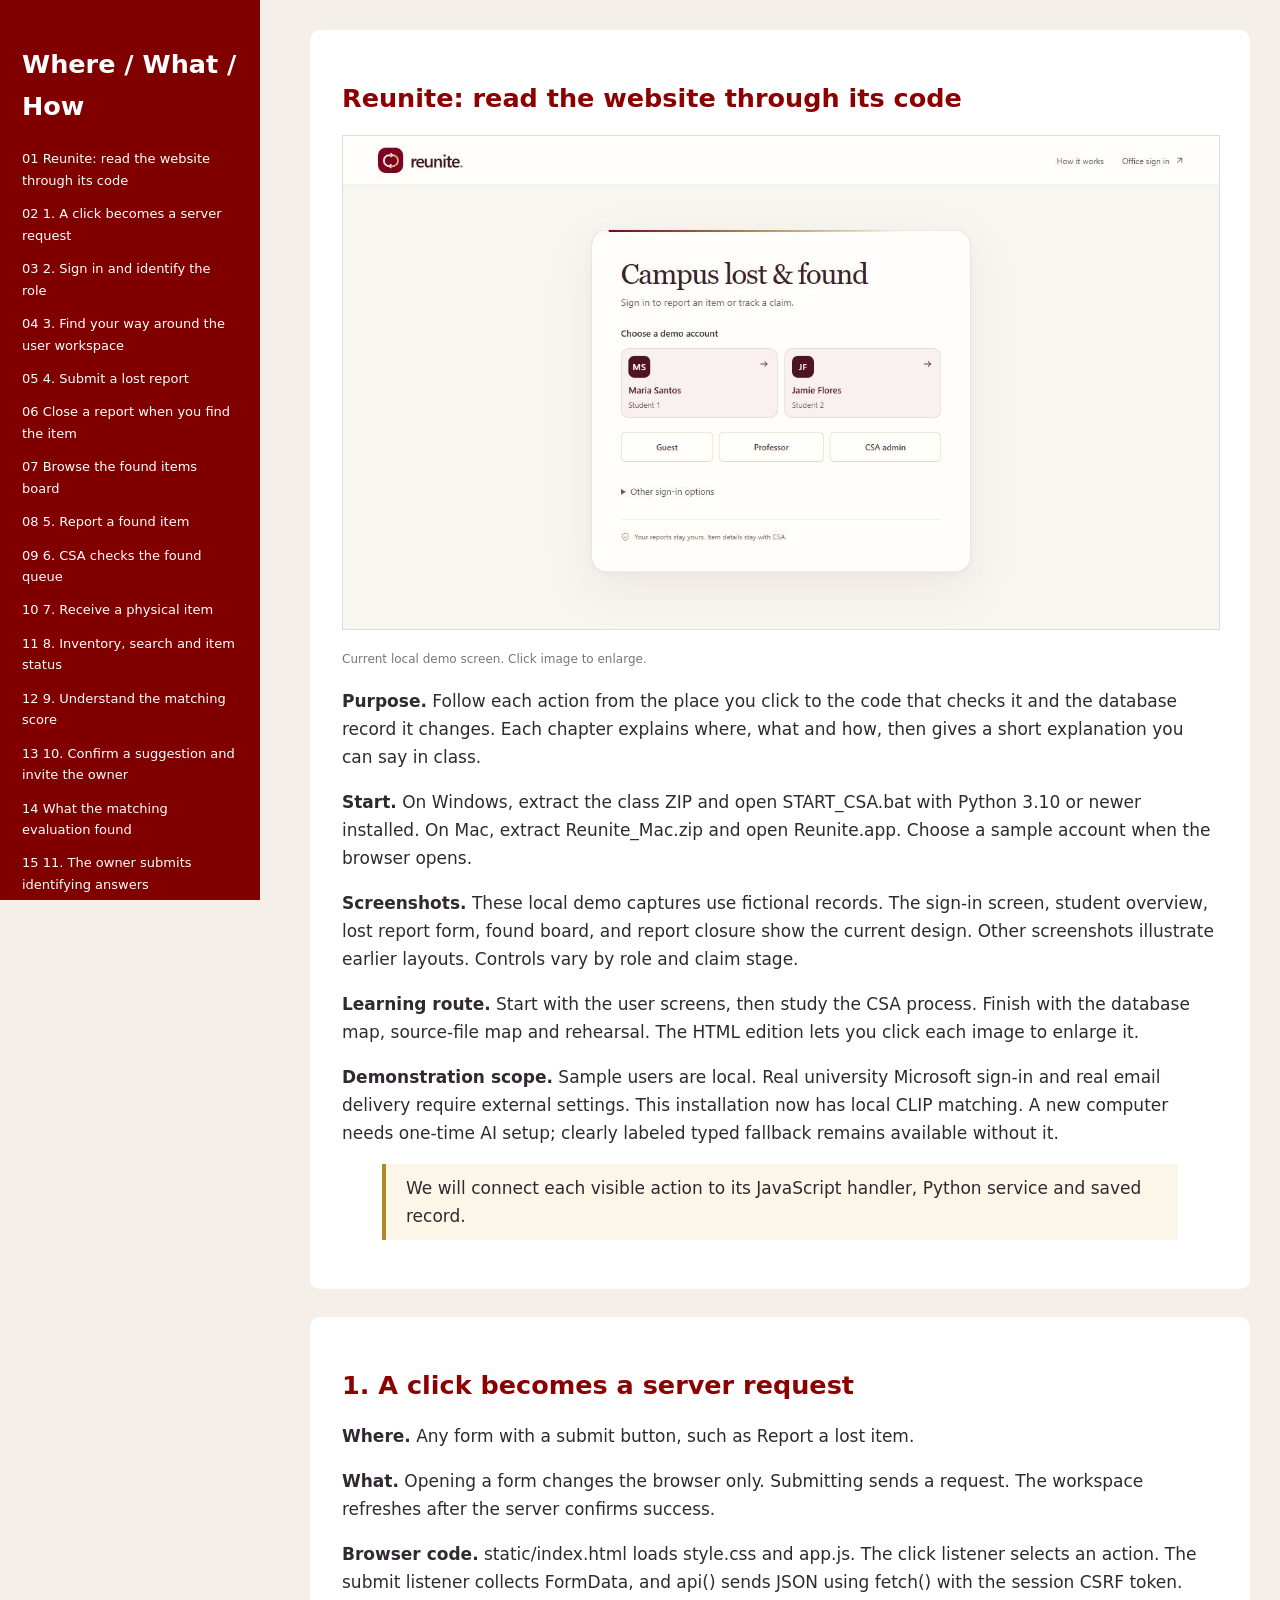
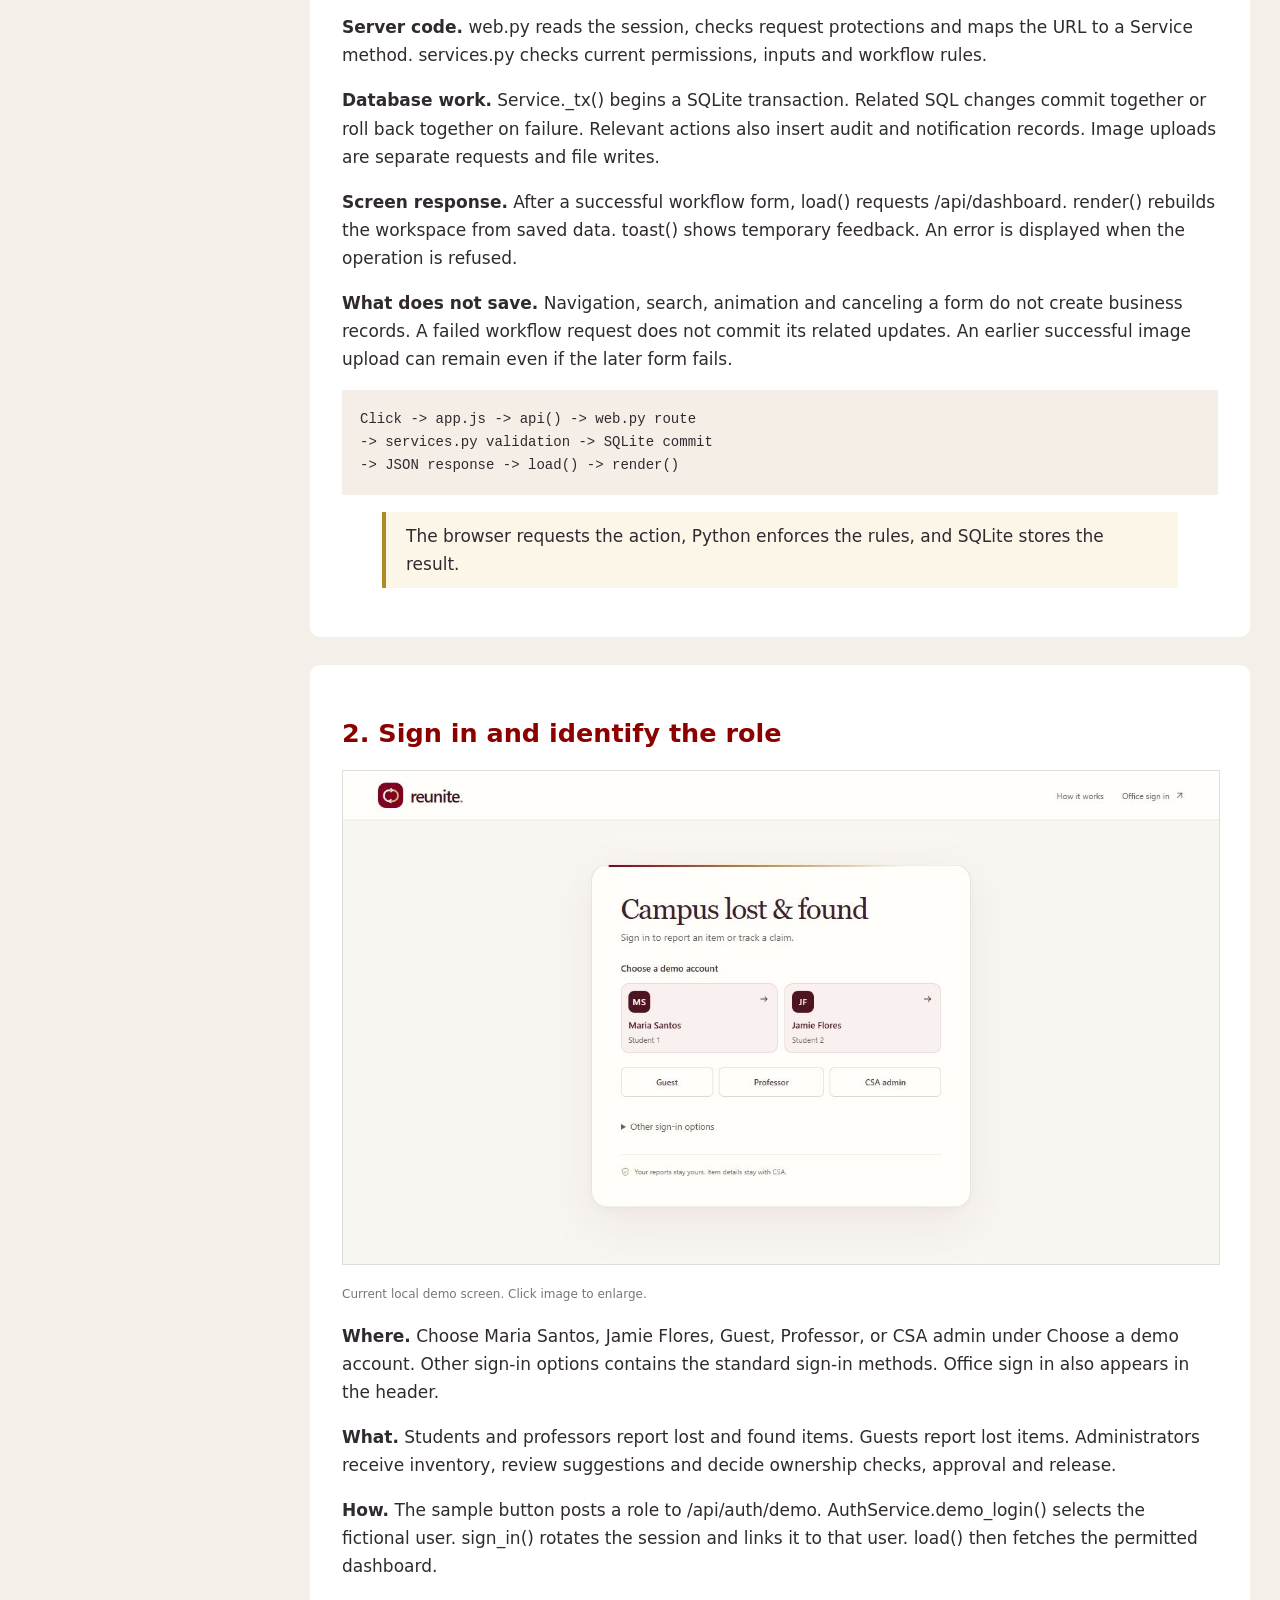
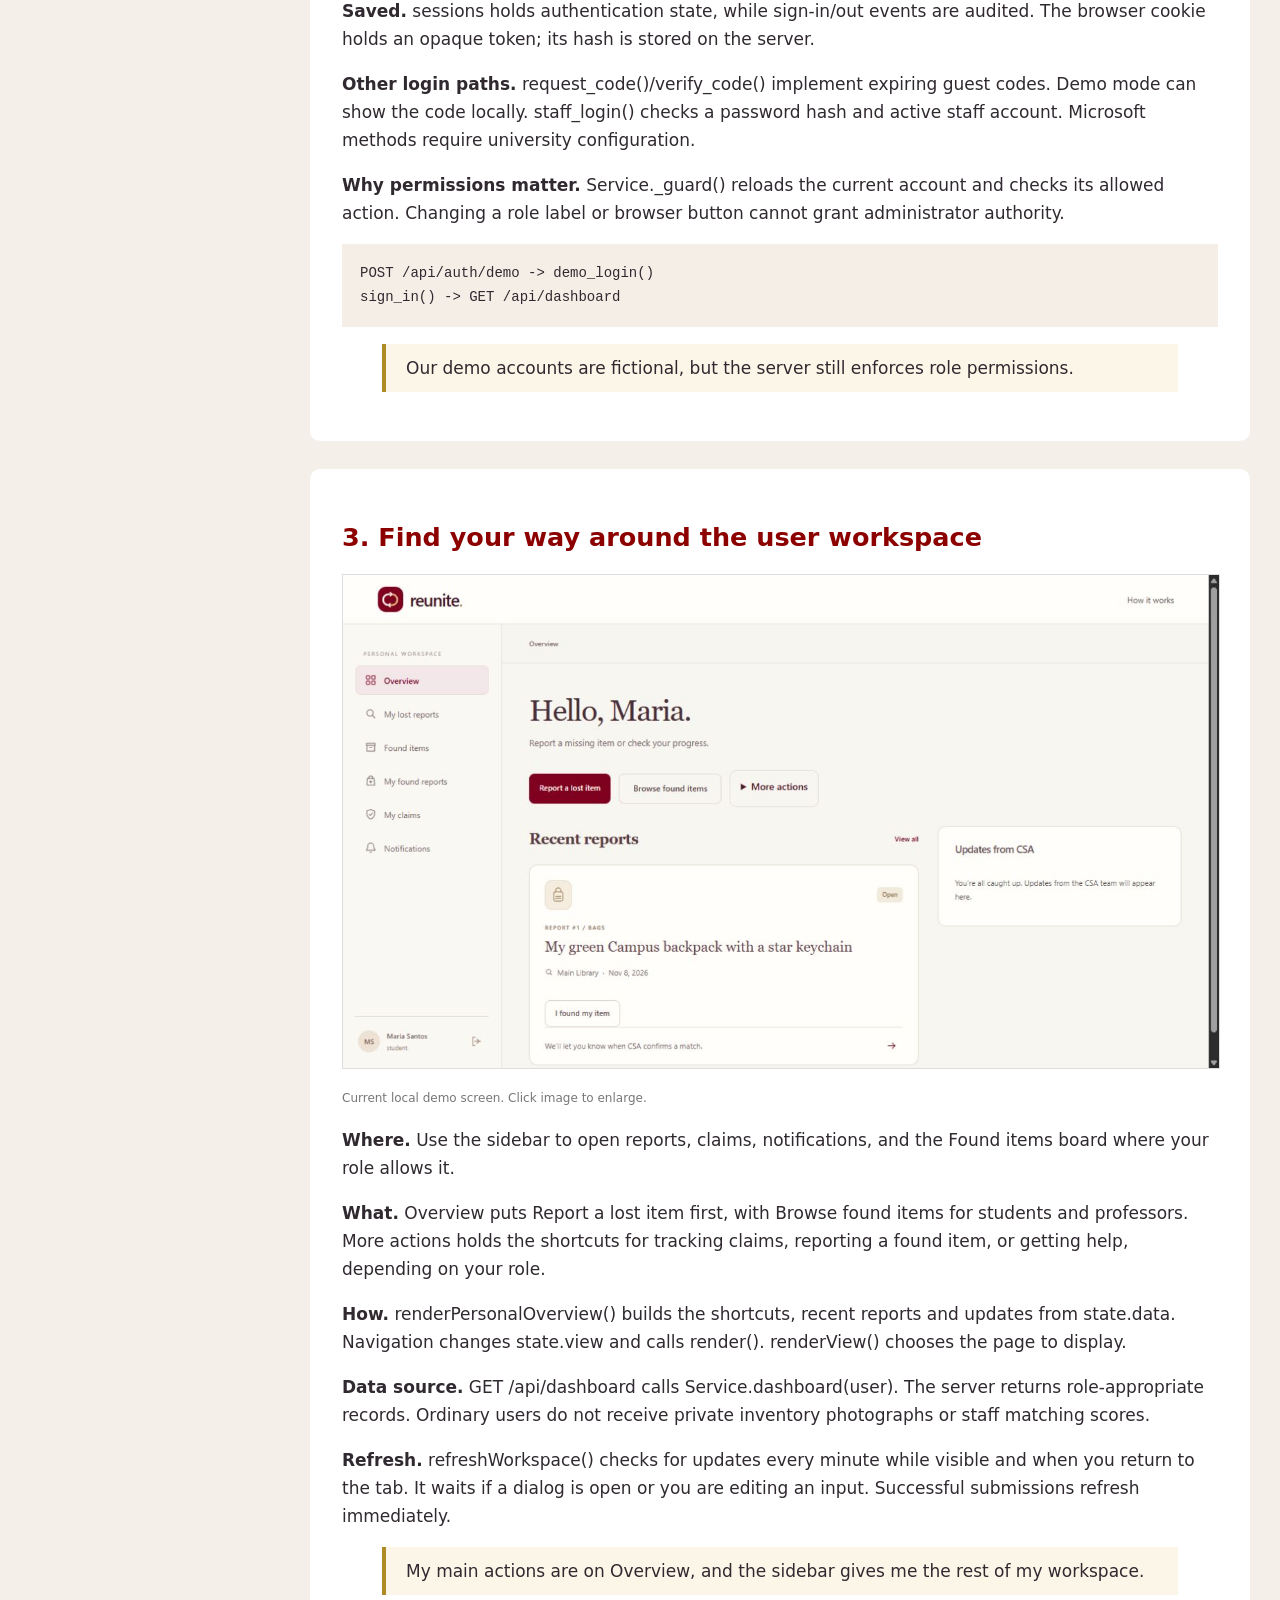
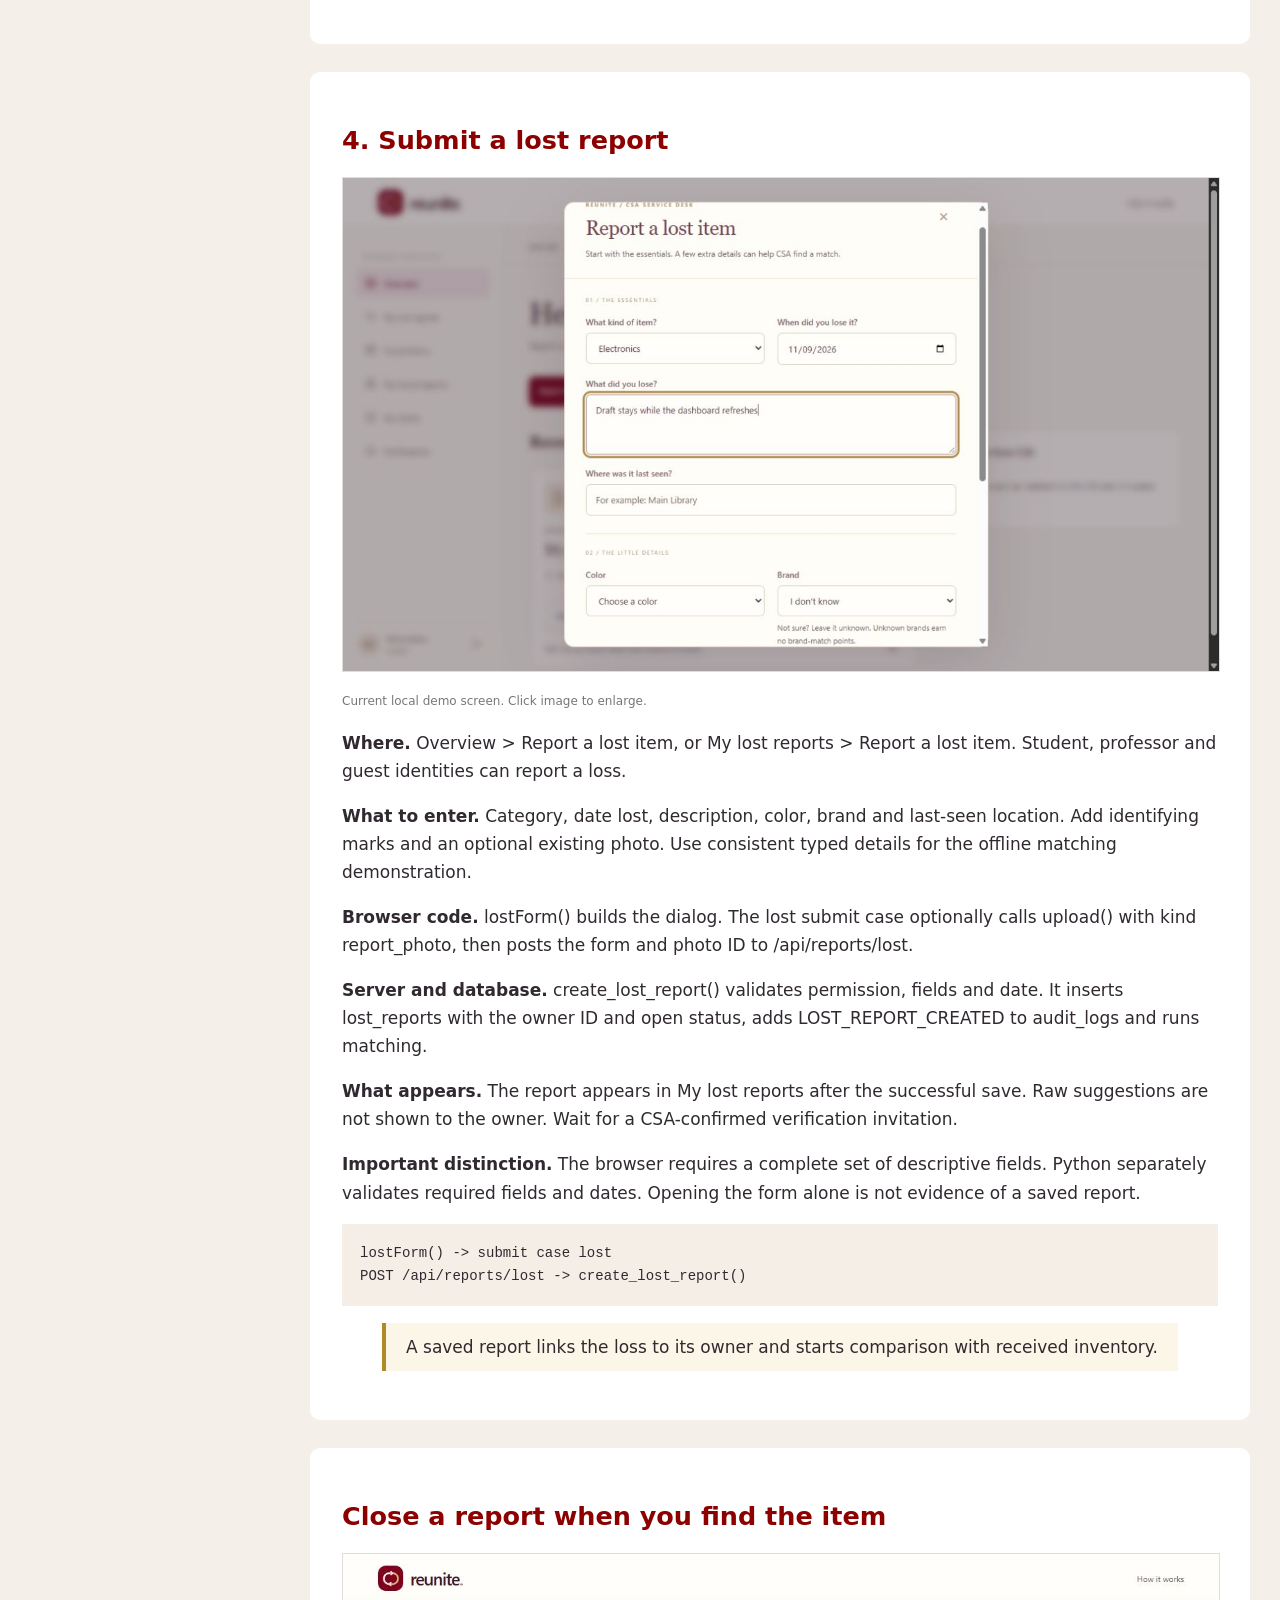
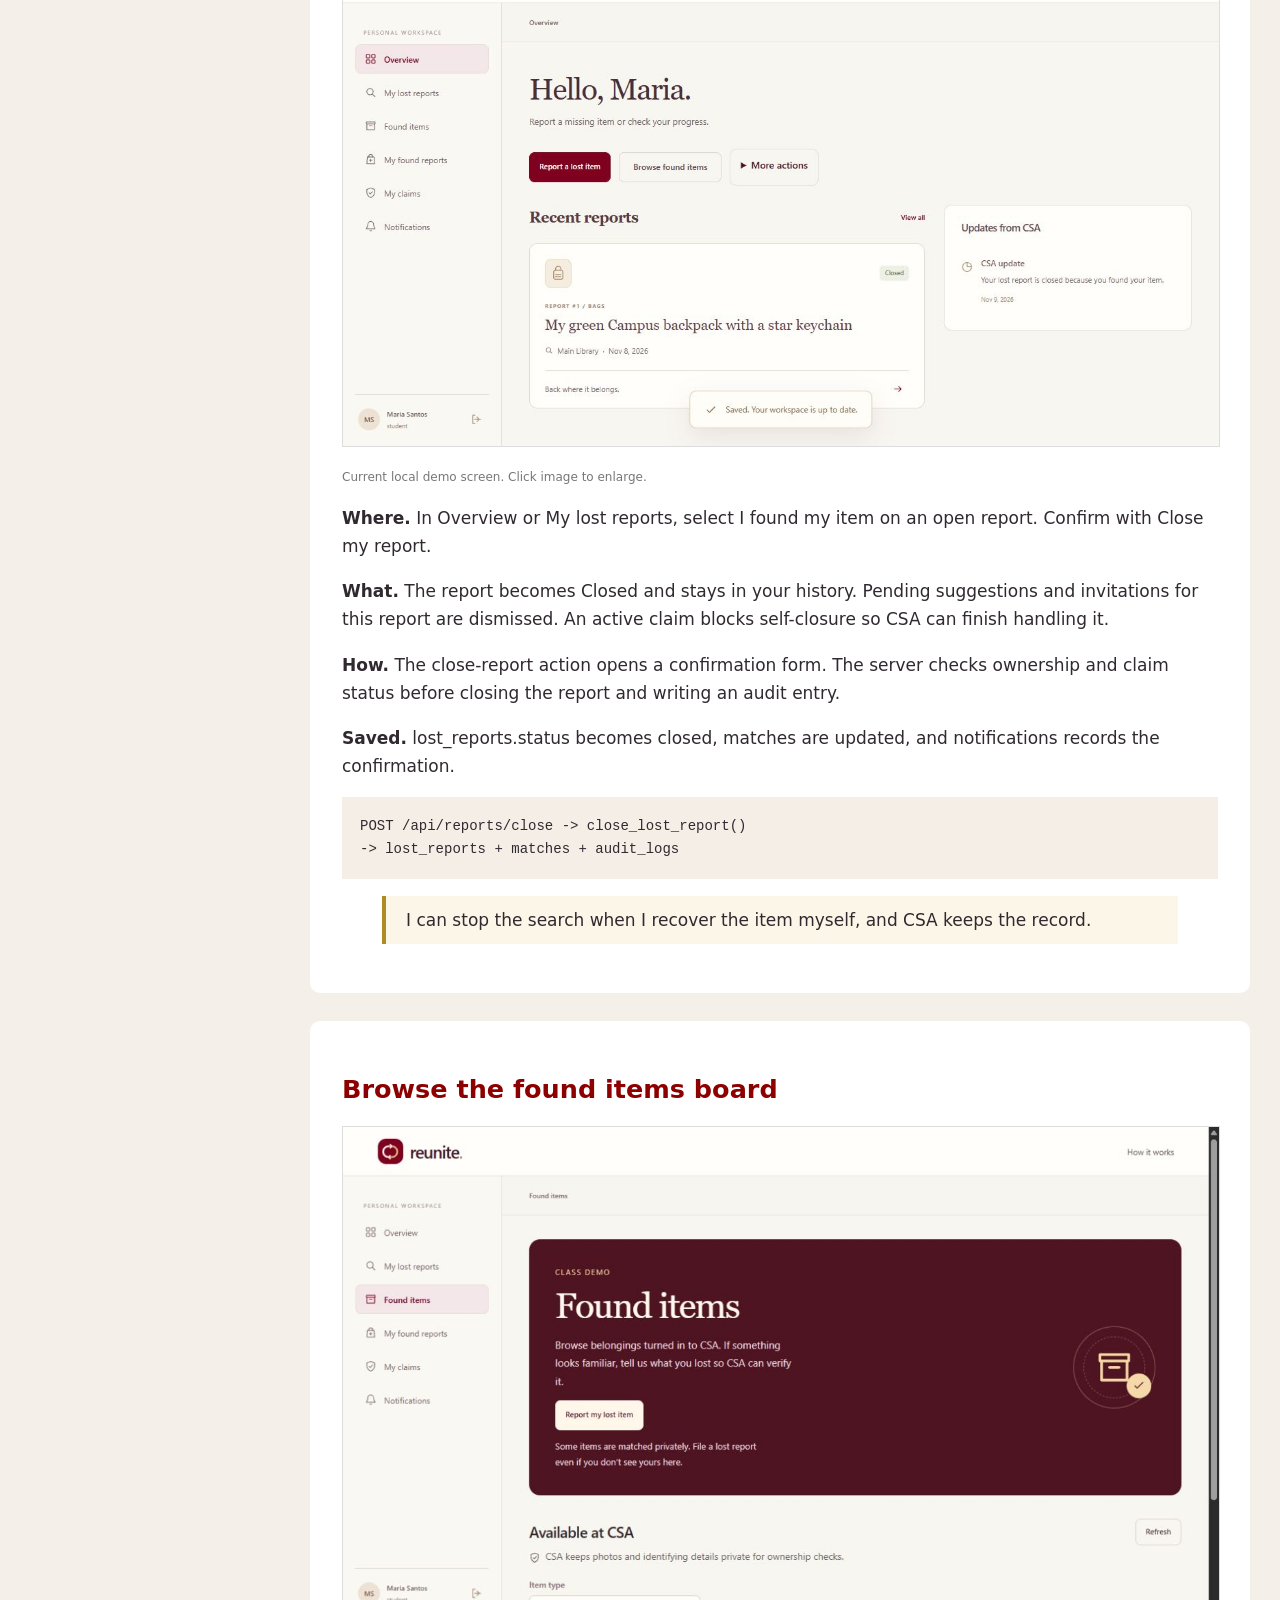
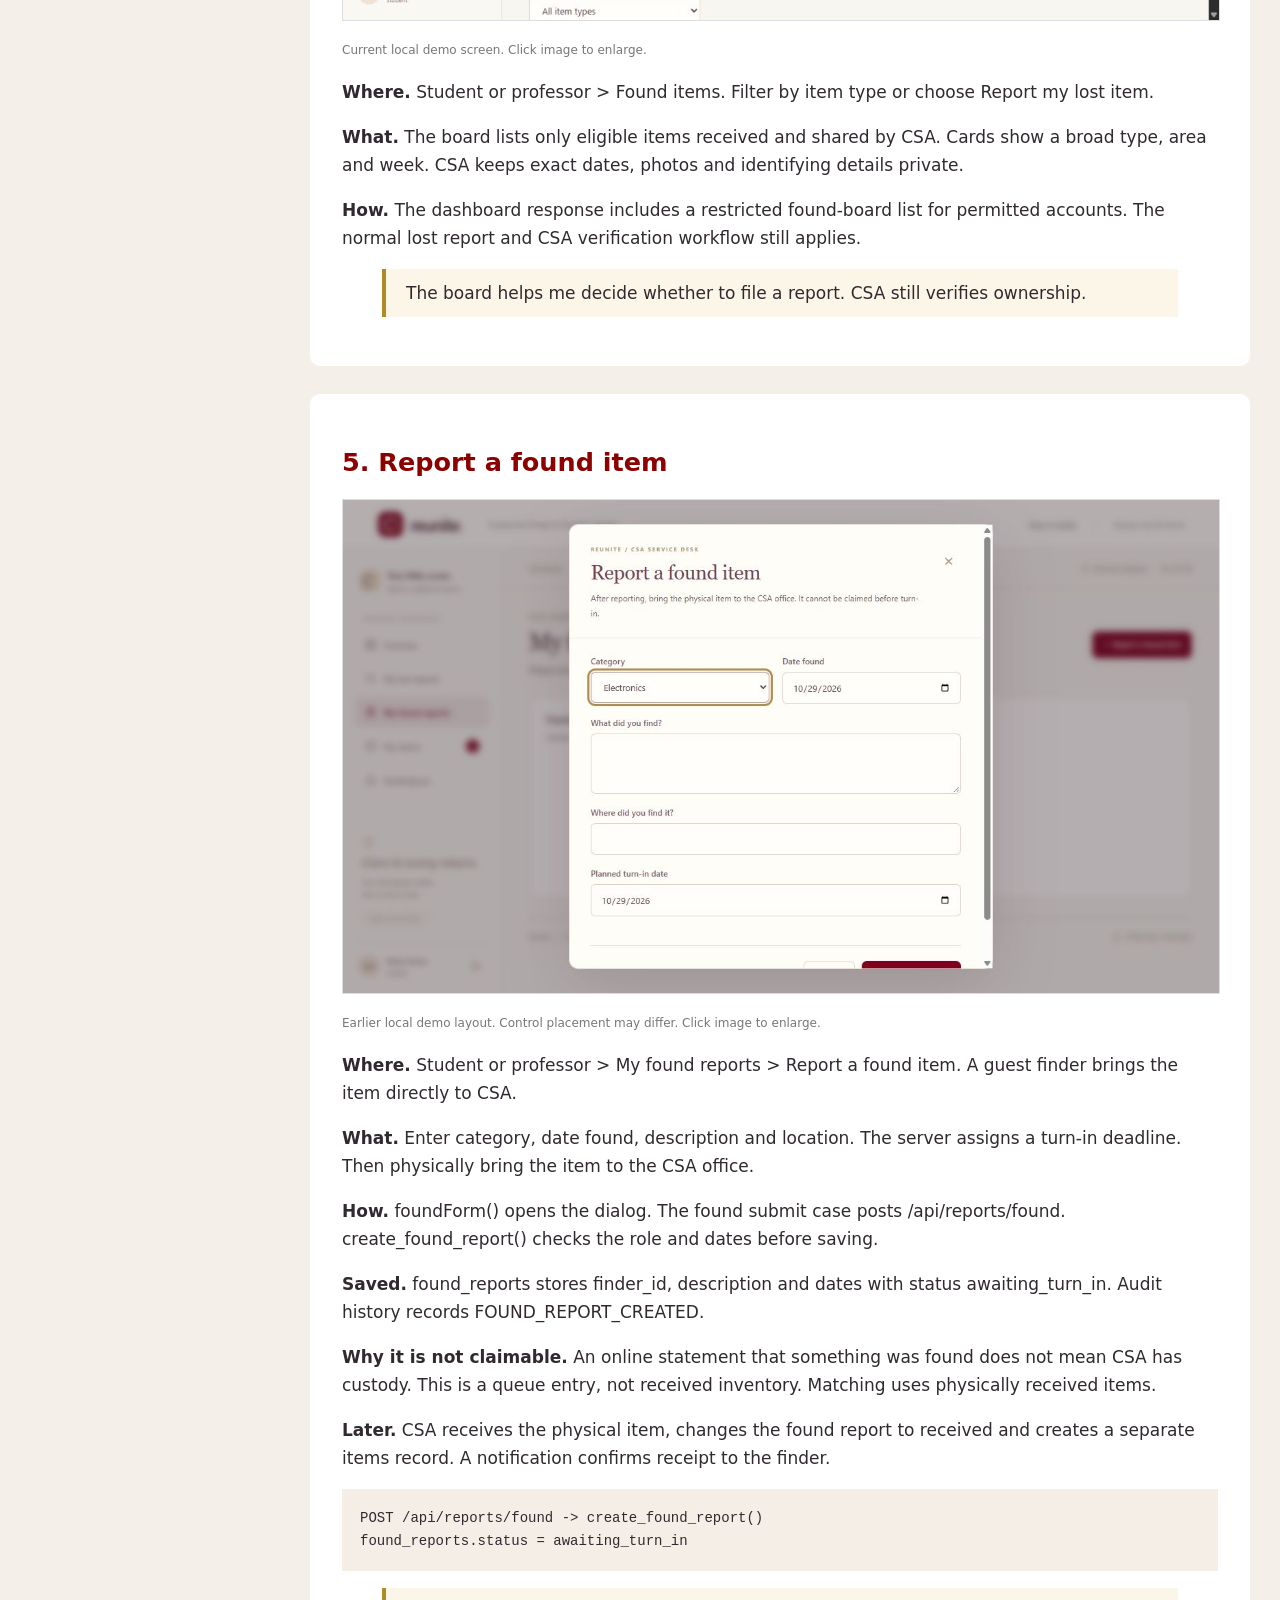
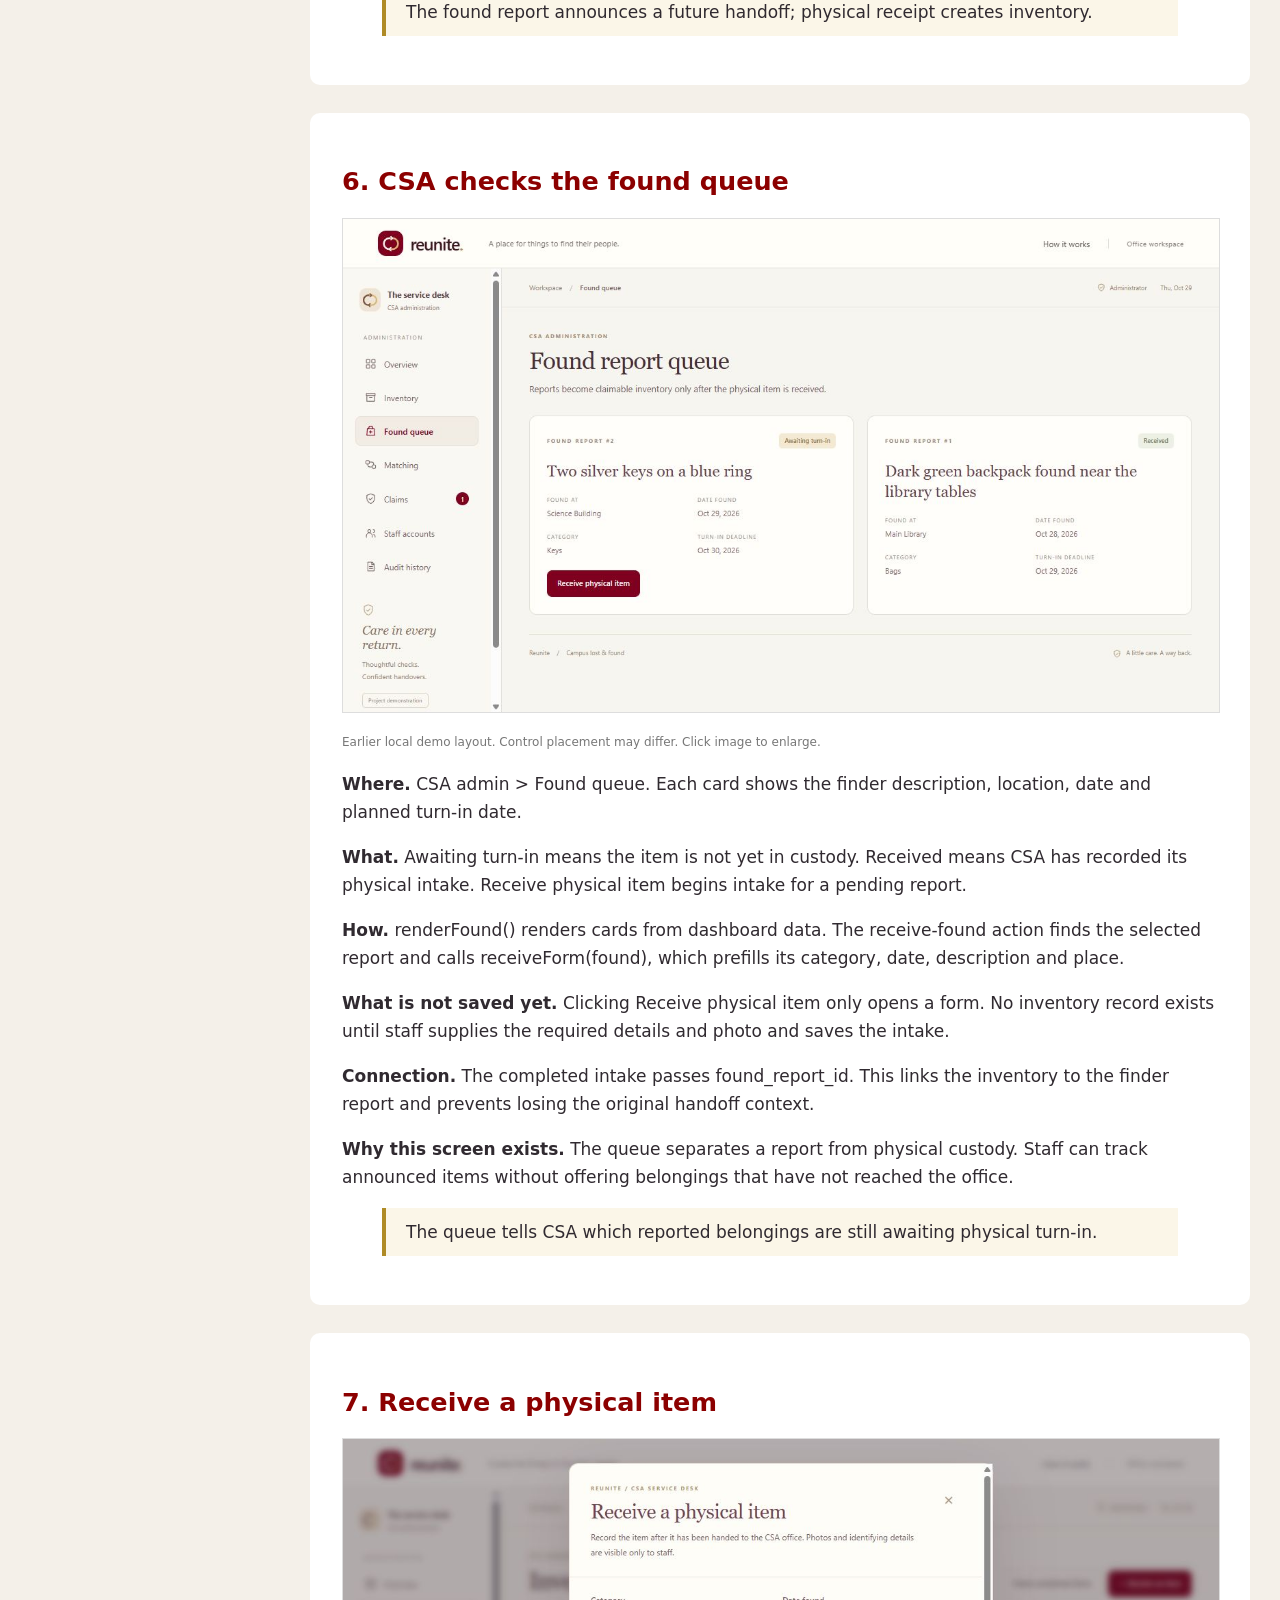
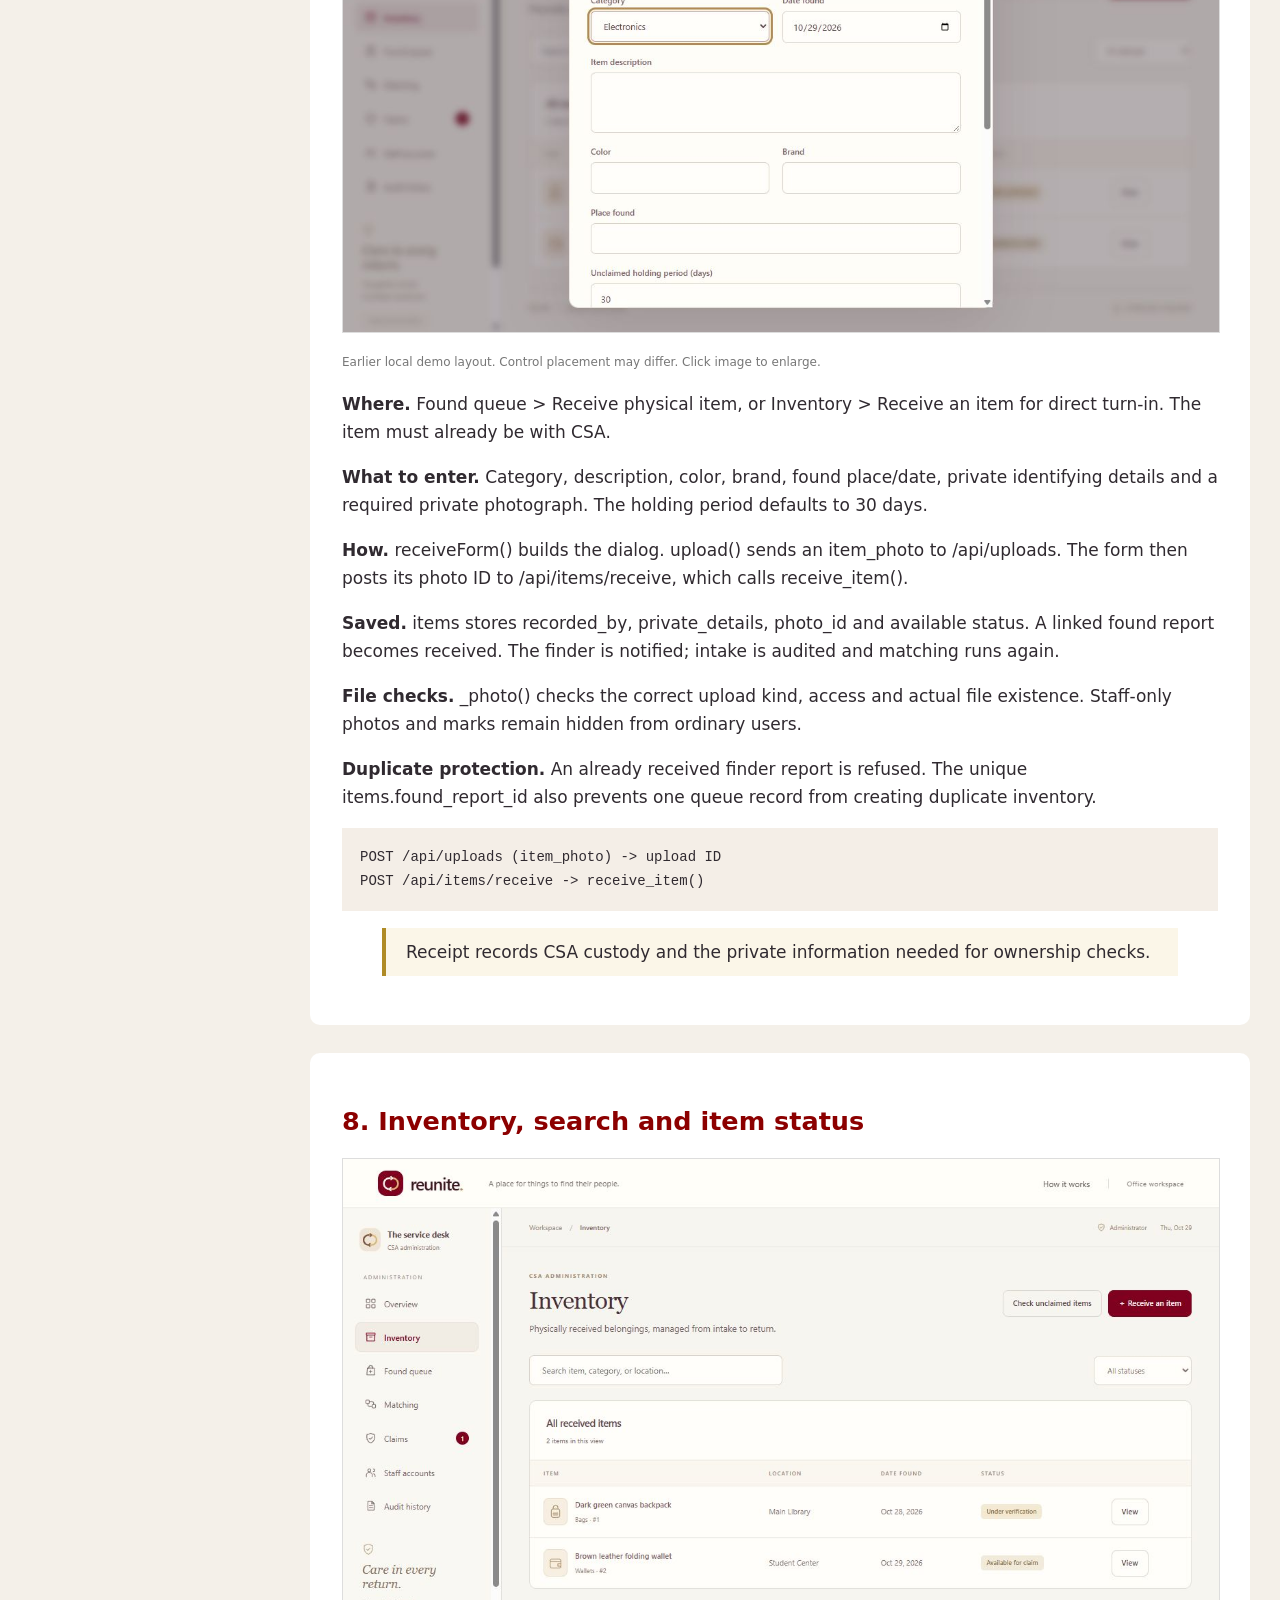
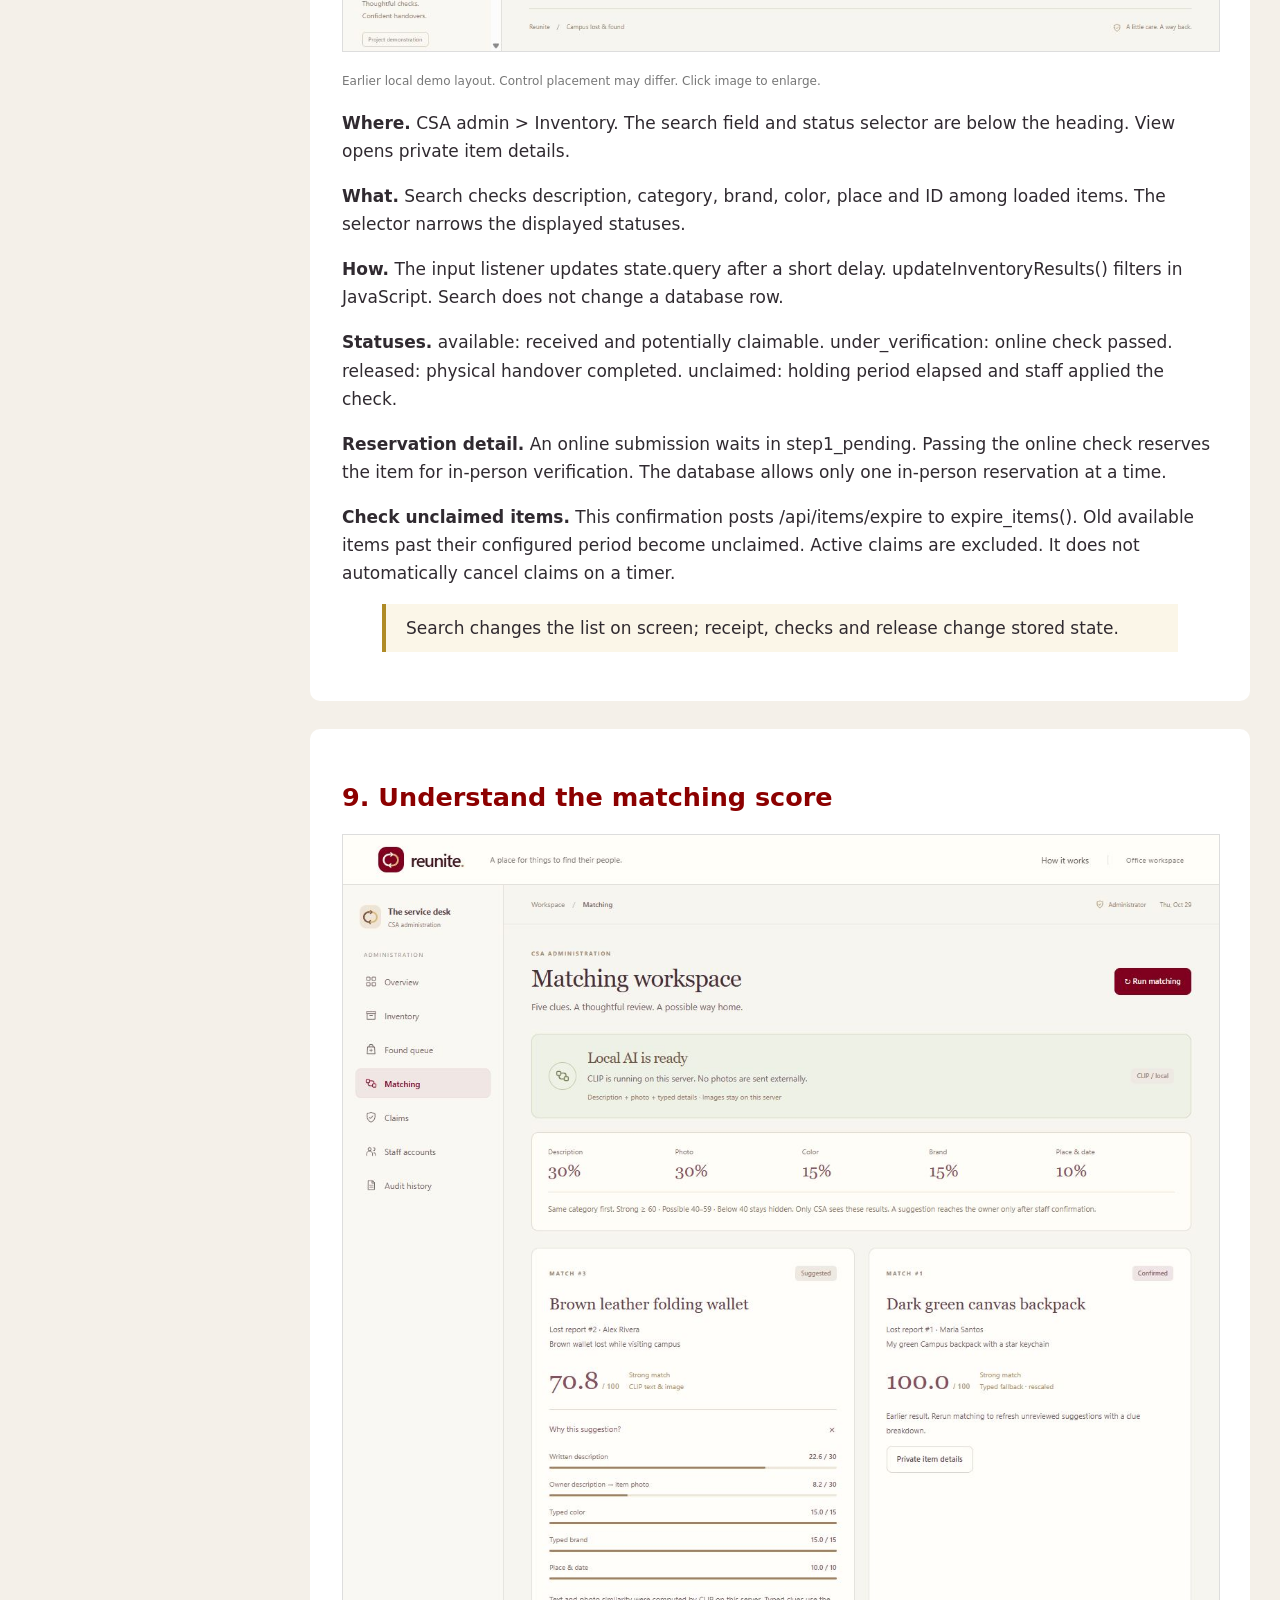
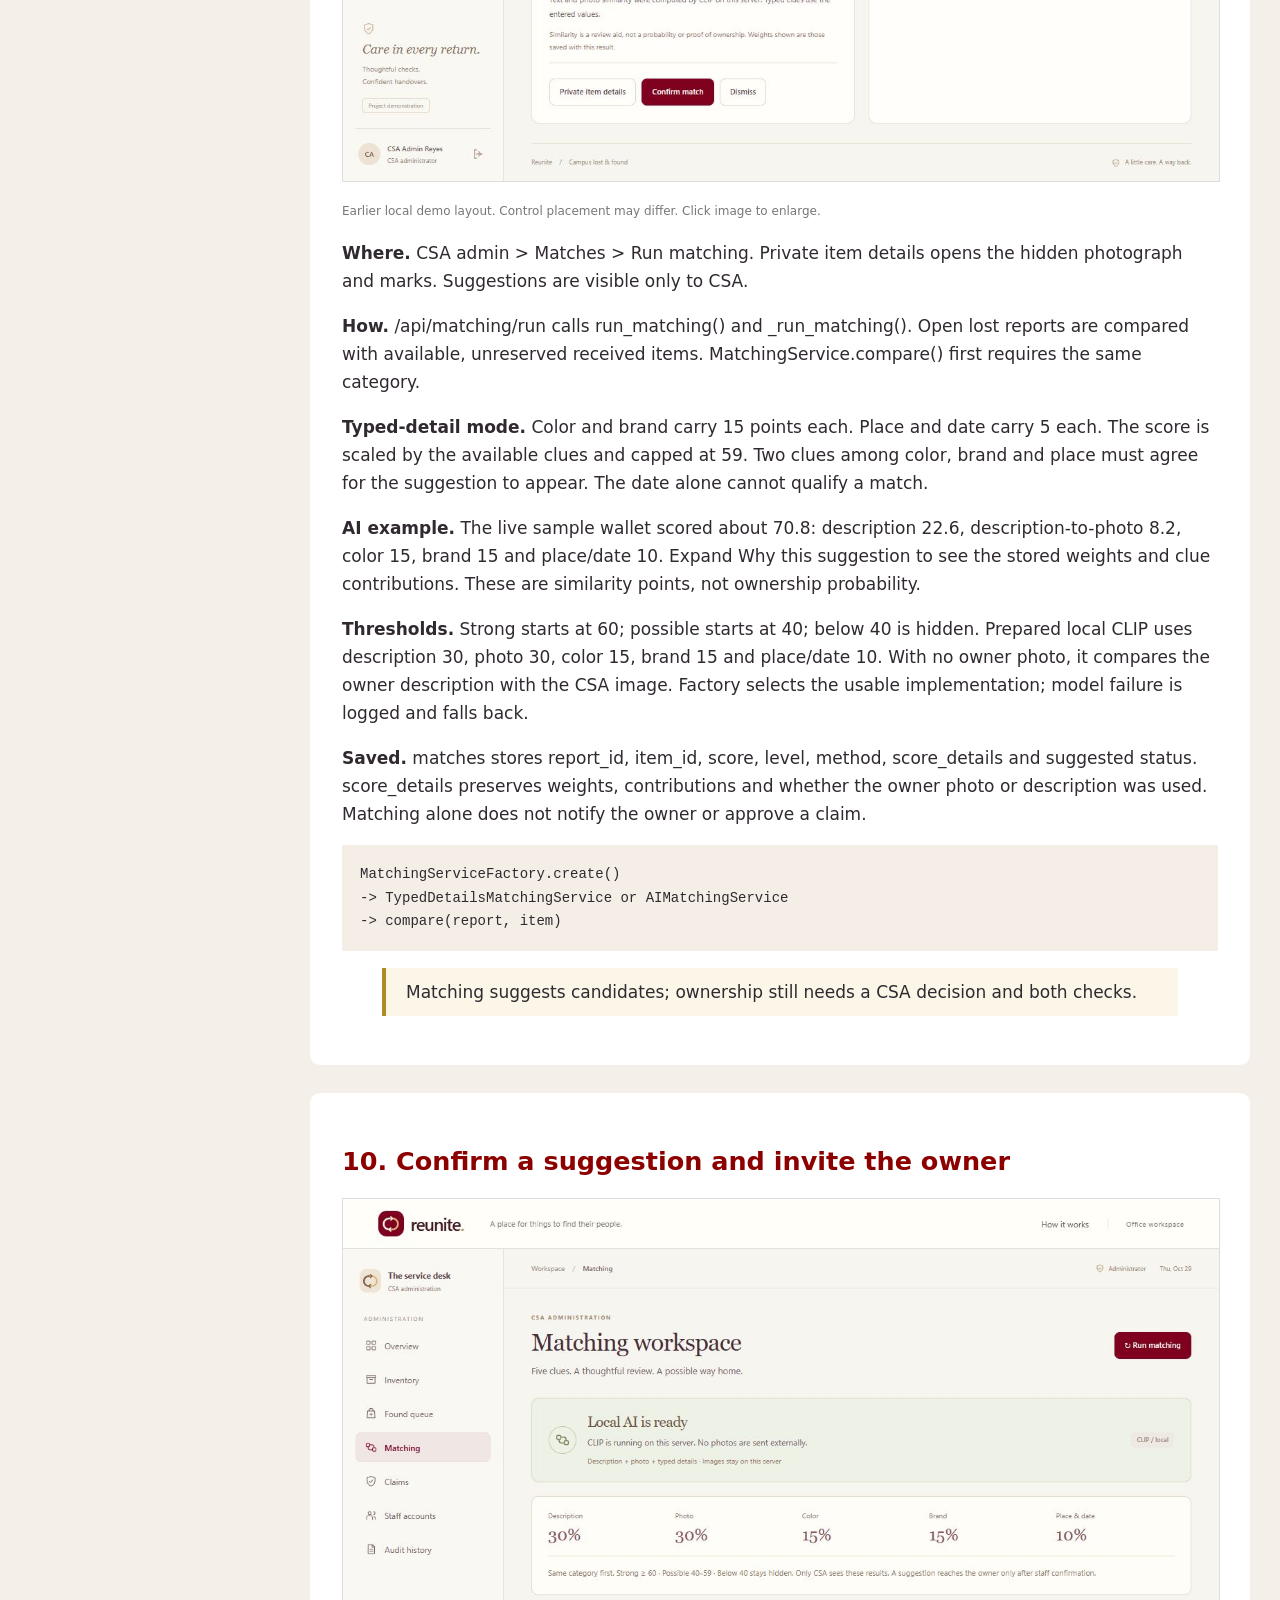
<file: docs/ILLUSTRATED_WEBSITE_CODE_GUIDE.html>
<!doctype html><html lang="en"><meta charset="utf-8"><meta name="viewport" content="width=device-width,initial-scale=1"><title>Reunite Website to Code Guide</title><style>body{margin:0;font:17px/1.65 system-ui;background:#f4f0e9;color:#302a30}nav{position:fixed;width:260px;inset:0 auto 0 0;overflow:auto;background:#800000;padding:22px;box-sizing:border-box}nav a{display:block;color:white;text-decoration:none;font-size:13px;margin:0 0 12px}main{margin-left:280px;max-width:1050px;padding:30px}section{background:white;padding:32px;margin-bottom:28px;border-radius:10px}h1{color:#8c0000;line-height:1.2}img{width:100%;border:1px solid #ddd}.caption{font-size:12px;color:#777}pre{white-space:pre-wrap;background:#f4eee7;padding:18px;font-size:14px}blockquote{border-left:4px solid #af8b26;padding:10px 20px;background:#fbf6e8}@media(max-width:850px){nav{position:static;width:auto;max-height:260px}main{margin:0;padding:15px}section{padding:20px}}@media print{nav{display:none}main{margin:0}section{break-before:page}}</style><nav><h2 style="color:white">Where / What / How</h2><a href="#p1">01 Reunite: read the website through its code</a><a href="#p2">02 1. A click becomes a server request</a><a href="#p3">03 2. Sign in and identify the role</a><a href="#p4">04 3. Find your way around the user workspace</a><a href="#p5">05 4. Submit a lost report</a><a href="#p6">06 Close a report when you find the item</a><a href="#p7">07 Browse the found items board</a><a href="#p8">08 5. Report a found item</a><a href="#p9">09 6. CSA checks the found queue</a><a href="#p10">10 7. Receive a physical item</a><a href="#p11">11 8. Inventory, search and item status</a><a href="#p12">12 9. Understand the matching score</a><a href="#p13">13 10. Confirm a suggestion and invite the owner</a><a href="#p14">14 What the matching evaluation found</a><a href="#p15">15 11. The owner submits identifying answers</a><a href="#p16">16 12. CSA decides the online check</a><a href="#p17">17 13. Consent first, then the in-person check</a><a href="#p18">18 14. Save evidence and approve</a><a href="#p19">19 15. Record the physical handover</a><a href="#p20">20 16. Notifications and progress</a><a href="#p21">21 17. Audit history: who did what</a><a href="#p22">22 18. Staff access and sign-out</a><a href="#p23">23 19. Appearance and animation code</a><a href="#p24">24 20. Database: where each thing is stored</a><a href="#p25">25 21. Which code file should we open?</a><a href="#p26">26 22. Where to look when something fails</a><a href="#p27">27 23. Rehearse while clicking</a><a href="#p28">28 24. Exact source lookup</a></nav><main><section id="p1"><h1>Reunite: read the website through its code</h1><a href="walkthrough-images/new-login.png"><img src="walkthrough-images/new-login.png" alt="Reunite: read the website through its code"></a><p class="caption">Current local demo screen. Click image to enlarge.</p><p><strong>Purpose.</strong> Follow each action from the place you click to the code that checks it and the database record it changes. Each chapter explains where, what and how, then gives a short explanation you can say in class.</p><p><strong>Start.</strong> On Windows, extract the class ZIP and open START_CSA.bat with Python 3.10 or newer installed. On Mac, extract Reunite_Mac.zip and open Reunite.app. Choose a sample account when the browser opens.</p><p><strong>Screenshots.</strong> These local demo captures use fictional records. The sign-in screen, student overview, lost report form, found board, and report closure show the current design. Other screenshots illustrate earlier layouts. Controls vary by role and claim stage.</p><p><strong>Learning route.</strong> Start with the user screens, then study the CSA process. Finish with the database map, source-file map and rehearsal. The HTML edition lets you click each image to enlarge it.</p><p><strong>Demonstration scope.</strong> Sample users are local. Real university Microsoft sign-in and real email delivery require external settings. This installation now has local CLIP matching. A new computer needs one-time AI setup; clearly labeled typed fallback remains available without it.</p><blockquote>We will connect each visible action to its JavaScript handler, Python service and saved record.</blockquote></section><section id="p2"><h1>1. A click becomes a server request</h1><p><strong>Where.</strong> Any form with a submit button, such as Report a lost item.</p><p><strong>What.</strong> Opening a form changes the browser only. Submitting sends a request. The workspace refreshes after the server confirms success.</p><p><strong>Browser code.</strong> static/index.html loads style.css and app.js. The click listener selects an action. The submit listener collects FormData, and api() sends JSON using fetch() with the session CSRF token.</p><p><strong>Server code.</strong> web.py reads the session, checks request protections and maps the URL to a Service method. services.py checks current permissions, inputs and workflow rules.</p><p><strong>Database work.</strong> Service._tx() begins a SQLite transaction. Related SQL changes commit together or roll back together on failure. Relevant actions also insert audit and notification records. Image uploads are separate requests and file writes.</p><p><strong>Screen response.</strong> After a successful workflow form, load() requests /api/dashboard. render() rebuilds the workspace from saved data. toast() shows temporary feedback. An error is displayed when the operation is refused.</p><p><strong>What does not save.</strong> Navigation, search, animation and canceling a form do not create business records. A failed workflow request does not commit its related updates. An earlier successful image upload can remain even if the later form fails.</p><pre>Click -&gt; app.js -&gt; api() -&gt; web.py route
-&gt; services.py validation -&gt; SQLite commit
-&gt; JSON response -&gt; load() -&gt; render()</pre><blockquote>The browser requests the action, Python enforces the rules, and SQLite stores the result.</blockquote></section><section id="p3"><h1>2. Sign in and identify the role</h1><a href="walkthrough-images/new-login.png"><img src="walkthrough-images/new-login.png" alt="2. Sign in and identify the role"></a><p class="caption">Current local demo screen. Click image to enlarge.</p><p><strong>Where.</strong> Choose Maria Santos, Jamie Flores, Guest, Professor, or CSA admin under Choose a demo account. Other sign-in options contains the standard sign-in methods. Office sign in also appears in the header.</p><p><strong>What.</strong> Students and professors report lost and found items. Guests report lost items. Administrators receive inventory, review suggestions and decide ownership checks, approval and release.</p><p><strong>How.</strong> The sample button posts a role to /api/auth/demo. AuthService.demo_login() selects the fictional user. sign_in() rotates the session and links it to that user. load() then fetches the permitted dashboard.</p><p><strong>Saved.</strong> sessions holds authentication state, while sign-in/out events are audited. The browser cookie holds an opaque token; its hash is stored on the server.</p><p><strong>Other login paths.</strong> request_code()/verify_code() implement expiring guest codes. Demo mode can show the code locally. staff_login() checks a password hash and active staff account. Microsoft methods require university configuration.</p><p><strong>Why permissions matter.</strong> Service._guard() reloads the current account and checks its allowed action. Changing a role label or browser button cannot grant administrator authority.</p><pre>POST /api/auth/demo -&gt; demo_login()
sign_in() -&gt; GET /api/dashboard</pre><blockquote>Our demo accounts are fictional, but the server still enforces role permissions.</blockquote></section><section id="p4"><h1>3. Find your way around the user workspace</h1><a href="walkthrough-images/new-student.png"><img src="walkthrough-images/new-student.png" alt="3. Find your way around the user workspace"></a><p class="caption">Current local demo screen. Click image to enlarge.</p><p><strong>Where.</strong> Use the sidebar to open reports, claims, notifications, and the Found items board where your role allows it.</p><p><strong>What.</strong> Overview puts Report a lost item first, with Browse found items for students and professors. More actions holds the shortcuts for tracking claims, reporting a found item, or getting help, depending on your role.</p><p><strong>How.</strong> renderPersonalOverview() builds the shortcuts, recent reports and updates from state.data. Navigation changes state.view and calls render(). renderView() chooses the page to display.</p><p><strong>Data source.</strong> GET /api/dashboard calls Service.dashboard(user). The server returns role-appropriate records. Ordinary users do not receive private inventory photographs or staff matching scores.</p><p><strong>Refresh.</strong> refreshWorkspace() checks for updates every minute while visible and when you return to the tab. It waits if a dialog is open or you are editing an input. Successful submissions refresh immediately.</p><blockquote>My main actions are on Overview, and the sidebar gives me the rest of my workspace.</blockquote></section><section id="p5"><h1>4. Submit a lost report</h1><a href="walkthrough-images/new-report.png"><img src="walkthrough-images/new-report.png" alt="4. Submit a lost report"></a><p class="caption">Current local demo screen. Click image to enlarge.</p><p><strong>Where.</strong> Overview &gt; Report a lost item, or My lost reports &gt; Report a lost item. Student, professor and guest identities can report a loss.</p><p><strong>What to enter.</strong> Category, date lost, description, color, brand and last-seen location. Add identifying marks and an optional existing photo. Use consistent typed details for the offline matching demonstration.</p><p><strong>Browser code.</strong> lostForm() builds the dialog. The lost submit case optionally calls upload() with kind report_photo, then posts the form and photo ID to /api/reports/lost.</p><p><strong>Server and database.</strong> create_lost_report() validates permission, fields and date. It inserts lost_reports with the owner ID and open status, adds LOST_REPORT_CREATED to audit_logs and runs matching.</p><p><strong>What appears.</strong> The report appears in My lost reports after the successful save. Raw suggestions are not shown to the owner. Wait for a CSA-confirmed verification invitation.</p><p><strong>Important distinction.</strong> The browser requires a complete set of descriptive fields. Python separately validates required fields and dates. Opening the form alone is not evidence of a saved report.</p><pre>lostForm() -&gt; submit case lost
POST /api/reports/lost -&gt; create_lost_report()</pre><blockquote>A saved report links the loss to its owner and starts comparison with received inventory.</blockquote></section><section id="p6"><h1>Close a report when you find the item</h1><a href="walkthrough-images/new-closed.png"><img src="walkthrough-images/new-closed.png" alt="Close a report when you find the item"></a><p class="caption">Current local demo screen. Click image to enlarge.</p><p><strong>Where.</strong> In Overview or My lost reports, select I found my item on an open report. Confirm with Close my report.</p><p><strong>What.</strong> The report becomes Closed and stays in your history. Pending suggestions and invitations for this report are dismissed. An active claim blocks self-closure so CSA can finish handling it.</p><p><strong>How.</strong> The close-report action opens a confirmation form. The server checks ownership and claim status before closing the report and writing an audit entry.</p><p><strong>Saved.</strong> lost_reports.status becomes closed, matches are updated, and notifications records the confirmation.</p><pre>POST /api/reports/close -&gt; close_lost_report()
-&gt; lost_reports + matches + audit_logs</pre><blockquote>I can stop the search when I recover the item myself, and CSA keeps the record.</blockquote></section><section id="p7"><h1>Browse the found items board</h1><a href="walkthrough-images/new-board.png"><img src="walkthrough-images/new-board.png" alt="Browse the found items board"></a><p class="caption">Current local demo screen. Click image to enlarge.</p><p><strong>Where.</strong> Student or professor &gt; Found items. Filter by item type or choose Report my lost item.</p><p><strong>What.</strong> The board lists only eligible items received and shared by CSA. Cards show a broad type, area and week. CSA keeps exact dates, photos and identifying details private.</p><p><strong>How.</strong> The dashboard response includes a restricted found-board list for permitted accounts. The normal lost report and CSA verification workflow still applies.</p><blockquote>The board helps me decide whether to file a report. CSA still verifies ownership.</blockquote></section><section id="p8"><h1>5. Report a found item</h1><a href="walkthrough-images/14-found-form.jpg"><img src="walkthrough-images/14-found-form.jpg" alt="5. Report a found item"></a><p class="caption">Earlier local demo layout. Control placement may differ. Click image to enlarge.</p><p><strong>Where.</strong> Student or professor &gt; My found reports &gt; Report a found item. A guest finder brings the item directly to CSA.</p><p><strong>What.</strong> Enter category, date found, description and location. The server assigns a turn-in deadline. Then physically bring the item to the CSA office.</p><p><strong>How.</strong> foundForm() opens the dialog. The found submit case posts /api/reports/found. create_found_report() checks the role and dates before saving.</p><p><strong>Saved.</strong> found_reports stores finder_id, description and dates with status awaiting_turn_in. Audit history records FOUND_REPORT_CREATED.</p><p><strong>Why it is not claimable.</strong> An online statement that something was found does not mean CSA has custody. This is a queue entry, not received inventory. Matching uses physically received items.</p><p><strong>Later.</strong> CSA receives the physical item, changes the found report to received and creates a separate items record. A notification confirms receipt to the finder.</p><pre>POST /api/reports/found -&gt; create_found_report()
found_reports.status = awaiting_turn_in</pre><blockquote>The found report announces a future handoff; physical receipt creates inventory.</blockquote></section><section id="p9"><h1>6. CSA checks the found queue</h1><a href="walkthrough-images/13-found-queue.jpg"><img src="walkthrough-images/13-found-queue.jpg" alt="6. CSA checks the found queue"></a><p class="caption">Earlier local demo layout. Control placement may differ. Click image to enlarge.</p><p><strong>Where.</strong> CSA admin &gt; Found queue. Each card shows the finder description, location, date and planned turn-in date.</p><p><strong>What.</strong> Awaiting turn-in means the item is not yet in custody. Received means CSA has recorded its physical intake. Receive physical item begins intake for a pending report.</p><p><strong>How.</strong> renderFound() renders cards from dashboard data. The receive-found action finds the selected report and calls receiveForm(found), which prefills its category, date, description and place.</p><p><strong>What is not saved yet.</strong> Clicking Receive physical item only opens a form. No inventory record exists until staff supplies the required details and photo and saves the intake.</p><p><strong>Connection.</strong> The completed intake passes found_report_id. This links the inventory to the finder report and prevents losing the original handoff context.</p><p><strong>Why this screen exists.</strong> The queue separates a report from physical custody. Staff can track announced items without offering belongings that have not reached the office.</p><blockquote>The queue tells CSA which reported belongings are still awaiting physical turn-in.</blockquote></section><section id="p10"><h1>7. Receive a physical item</h1><a href="walkthrough-images/07-receive.jpg"><img src="walkthrough-images/07-receive.jpg" alt="7. Receive a physical item"></a><p class="caption">Earlier local demo layout. Control placement may differ. Click image to enlarge.</p><p><strong>Where.</strong> Found queue &gt; Receive physical item, or Inventory &gt; Receive an item for direct turn-in. The item must already be with CSA.</p><p><strong>What to enter.</strong> Category, description, color, brand, found place/date, private identifying details and a required private photograph. The holding period defaults to 30 days.</p><p><strong>How.</strong> receiveForm() builds the dialog. upload() sends an item_photo to /api/uploads. The form then posts its photo ID to /api/items/receive, which calls receive_item().</p><p><strong>Saved.</strong> items stores recorded_by, private_details, photo_id and available status. A linked found report becomes received. The finder is notified; intake is audited and matching runs again.</p><p><strong>File checks.</strong> _photo() checks the correct upload kind, access and actual file existence. Staff-only photos and marks remain hidden from ordinary users.</p><p><strong>Duplicate protection.</strong> An already received finder report is refused. The unique items.found_report_id also prevents one queue record from creating duplicate inventory.</p><pre>POST /api/uploads (item_photo) -&gt; upload ID
POST /api/items/receive -&gt; receive_item()</pre><blockquote>Receipt records CSA custody and the private information needed for ownership checks.</blockquote></section><section id="p11"><h1>8. Inventory, search and item status</h1><a href="walkthrough-images/06-inventory.jpg"><img src="walkthrough-images/06-inventory.jpg" alt="8. Inventory, search and item status"></a><p class="caption">Earlier local demo layout. Control placement may differ. Click image to enlarge.</p><p><strong>Where.</strong> CSA admin &gt; Inventory. The search field and status selector are below the heading. View opens private item details.</p><p><strong>What.</strong> Search checks description, category, brand, color, place and ID among loaded items. The selector narrows the displayed statuses.</p><p><strong>How.</strong> The input listener updates state.query after a short delay. updateInventoryResults() filters in JavaScript. Search does not change a database row.</p><p><strong>Statuses.</strong> available: received and potentially claimable. under_verification: online check passed. released: physical handover completed. unclaimed: holding period elapsed and staff applied the check.</p><p><strong>Reservation detail.</strong> An online submission waits in step1_pending. Passing the online check reserves the item for in-person verification. The database allows only one in-person reservation at a time.</p><p><strong>Check unclaimed items.</strong> This confirmation posts /api/items/expire to expire_items(). Old available items past their configured period become unclaimed. Active claims are excluded. It does not automatically cancel claims on a timer.</p><blockquote>Search changes the list on screen; receipt, checks and release change stored state.</blockquote></section><section id="p12"><h1>9. Understand the matching score</h1><a href="walkthrough-images/08-matching.jpg"><img src="walkthrough-images/08-matching.jpg" alt="9. Understand the matching score"></a><p class="caption">Earlier local demo layout. Control placement may differ. Click image to enlarge.</p><p><strong>Where.</strong> CSA admin &gt; Matches &gt; Run matching. Private item details opens the hidden photograph and marks. Suggestions are visible only to CSA.</p><p><strong>How.</strong> /api/matching/run calls run_matching() and _run_matching(). Open lost reports are compared with available, unreserved received items. MatchingService.compare() first requires the same category.</p><p><strong>Typed-detail mode.</strong> Color and brand carry 15 points each. Place and date carry 5 each. The score is scaled by the available clues and capped at 59. Two clues among color, brand and place must agree for the suggestion to appear. The date alone cannot qualify a match.</p><p><strong>AI example.</strong> The live sample wallet scored about 70.8: description 22.6, description-to-photo 8.2, color 15, brand 15 and place/date 10. Expand Why this suggestion to see the stored weights and clue contributions. These are similarity points, not ownership probability.</p><p><strong>Thresholds.</strong> Strong starts at 60; possible starts at 40; below 40 is hidden. Prepared local CLIP uses description 30, photo 30, color 15, brand 15 and place/date 10. With no owner photo, it compares the owner description with the CSA image. Factory selects the usable implementation; model failure is logged and falls back.</p><p><strong>Saved.</strong> matches stores report_id, item_id, score, level, method, score_details and suggested status. score_details preserves weights, contributions and whether the owner photo or description was used. Matching alone does not notify the owner or approve a claim.</p><pre>MatchingServiceFactory.create()
-&gt; TypedDetailsMatchingService or AIMatchingService
-&gt; compare(report, item)</pre><blockquote>Matching suggests candidates; ownership still needs a CSA decision and both checks.</blockquote></section><section id="p13"><h1>10. Confirm a suggestion and invite the owner</h1><a href="walkthrough-images/08-matching.jpg"><img src="walkthrough-images/08-matching.jpg" alt="10. Confirm a suggestion and invite the owner"></a><p class="caption">Earlier local demo layout. Control placement may differ. Click image to enlarge.</p><p><strong>Where.</strong> Matches &gt; Private item details, then Confirm match or Dismiss. Review the hidden information before deciding.</p><p><strong>What.</strong> Confirm match opens a confirmation dialog. Confirm and invite owner records a staff decision and creates an in-app invitation. Dismiss declines the candidate without an owner invitation.</p><p><strong>How.</strong> The confirm-match action uses confirmForm(). The match-decision submit case posts match_id and confirmed to /api/matches/decide. decide_match() checks that the suggestion is still undecided and the report and item remain available.</p><p><strong>Saved.</strong> matches.status becomes confirmed or dismissed and decided_by stores the administrator ID. Confirmation inserts a notifications row for the owner. Both decisions are audited.</p><p><strong>Owner view.</strong> The confirmed invitation appears in My claims and Notifications. Private item details and raw suggestions remain hidden. Confirmation permits verification; it is not proof of ownership.</p><p><strong>If reserved.</strong> The owner workspace checks current eligibility and shows a reason when the item cannot be claimed, rather than offering an action that must fail.</p><pre>POST /api/matches/decide
-&gt; decide_match(admin, match_id, confirmed)</pre><blockquote>CSA reviews the automated suggestion before an owner is invited to verify.</blockquote></section><section id="p14"><h1>What the matching evaluation found</h1><p><strong>Test inputs.</strong> matching_evaluation.py compares fictional descriptions and sample illustrations. Cases cover missing clues, a paraphrased description, the wrong category, and an unrelated photo attached to otherwise matching details.</p><p><strong>Results.</strong> Both modes surfaced all three intended matches. Of the five intended nonmatches, typed details surfaced one and CLIP surfaced four. See docs/MATCHING_EVALUATION.json for the scores by case.</p><p><strong>Review.</strong> The unrelated photo scored 96.3 with CLIP when the written details agreed. Staff should compare the actual photo and identifying marks before confirming a suggestion.</p><p><strong>Next evaluation.</strong> Use verified photos of the same campus items from different angles and in dim light, plus different items that look alike. The illustration trial measures behavior on those examples only.</p><blockquote>The score helps CSA prioritize what to inspect. Verification is a separate step.</blockquote></section><section id="p15"><h1>11. The owner submits identifying answers</h1><a href="walkthrough-images/04-claim-progress.jpg"><img src="walkthrough-images/04-claim-progress.jpg" alt="11. The owner submits identifying answers"></a><p class="caption">Earlier local demo layout. Control placement may differ. Click image to enlarge.</p><p><strong>Where.</strong> Owner &gt; My claims &gt; Ready to verify &gt; Answer ownership questions. This appears for an eligible confirmed invitation. The screenshot shows the later tracking view after an online pass.</p><p><strong>What.</strong> Describe contents, marks or details only the owner should know. Agree to submit the answers and select Submit ownership answers. Do not enter account passwords.</p><p><strong>How.</strong> claimForm() posts item_id, report_id, answers and consent to /api/claims/submit. submit_claim() checks account access, report ownership, confirmed invitation, open report, item availability and the rejection limit.</p><p><strong>Saved.</strong> claims stores claimant_id, item_id, report_id, JSON answers, online_consent and step1_pending status. A unique index prevents the same person from opening two active claims for the same item. Passing the online check starts the exclusive in-person reservation.</p><p><strong>Tracking.</strong> claimProgress() draws the five stages from saved data. It does not perform verification. userClaimMessage() explains the next real-world step.</p><p><strong>Retry rule.</strong> Three rejected claims by the same claimant for the same item block further attempts. Rejected records remain history; a new report does not erase those attempts.</p><pre>claimForm() -&gt; POST /api/claims/submit
-&gt; submit_claim() -&gt; _submit_claim()</pre><blockquote>Answers create a pending claim. The owner cannot pass their own verification.</blockquote></section><section id="p16"><h1>12. CSA decides the online check</h1><a href="walkthrough-images/09-admin-claims.jpg"><img src="walkthrough-images/09-admin-claims.jpg" alt="12. CSA decides the online check"></a><p class="caption">Earlier local demo layout. Control placement may differ. Click image to enlarge.</p><p><strong>Where.</strong> CSA admin &gt; Claims. Compare Ownership answers with Private item details, then choose Pass online check or Reject. The pictured claim has already passed online review.</p><p><strong>What.</strong> CSA actually compares the submitted answer with hidden details. Rejecting requires a clear reason. The system records the staff decision; it does not automatically grade free-text answers.</p><p><strong>How.</strong> decisionForm() posts /api/claims/online. verify_online() accepts the decision only for step1_pending. Claim.advance() and Item.change_status() enforce valid transitions.</p><p><strong>Saved on pass.</strong> Claim becomes step2_pending and online_verified_by stores the administrator. Item becomes under_verification. The owner is notified to visit CSA and STEP1_PASSED is audited.</p><p><strong>Saved on rejection.</strong> _reject() records rejected status and reason, removes the reservation, notifies the owner and counts attempts. If the item was under verification, it becomes available again.</p><p><strong>Protection.</strong> Visible controls follow status, while service rules and SQL triggers independently reject skipped stages. Hiding the button is only one layer.</p><pre>POST /api/claims/online
-&gt; verify_online() -&gt; pass OR _reject()</pre><blockquote>The first check compares online ownership answers with private inventory information.</blockquote></section><section id="p17"><h1>13. Consent first, then the in-person check</h1><a href="walkthrough-images/10-consent.jpg"><img src="walkthrough-images/10-consent.jpg" alt="13. Consent first, then the in-person check"></a><p class="caption">Earlier local demo layout. Control placement may differ. Click image to enlarge.</p><p><strong>Where.</strong> CSA admin &gt; Claims &gt; Record in-person consent. After consent is recorded, Pass in-person check becomes available.</p><p><strong>What.</strong> The claimant must be present. Explain the purpose of a claimant-with-item photograph, ID photograph and signature. Record explicit permission before evidence capture. Then examine ID, ownership proof and additional answers in person.</p><p><strong>How consent is recorded.</strong> consentForm() posts purpose and in_person=true to /api/claims/consent. record_consent() requires an administrator and step2_pending. Online answer consent is a separate field.</p><p><strong>Saved.</strong> claims stores in_person_consent, consent_at, consent_purpose and consent_recorded_by. Recording consent is audited but does not itself pass the ownership check.</p><p><strong>How the check passes.</strong> decisionForm() posts /api/claims/in-person. verify_in_person() requires the online pass and consent. A pass sets verified and in_person_verified_by. A rejection records a reason and unlocks the item.</p><p><strong>For class.</strong> Use fictional evidence in rehearsals. A checkbox records that CSA obtained permission; it does not replace explaining the purpose to the person.</p><pre>record_consent() -&gt; consent fields
verify_in_person() -&gt; claims.status = verified</pre><blockquote>Online consent covers submitted answers; in-person consent separately covers evidence capture.</blockquote></section><section id="p18"><h1>14. Save evidence and approve</h1><p><strong>Where.</strong> CSA admin &gt; Claims &gt; Evidence &amp; approval. This control is shown for a verified claim after both checks have passed.</p><p><strong>What to provide.</strong> Three required image files: claimant with the item, ID photograph and claimant signature. Optional handover notes record relevant details. Confirm the checks, identity and consent, then Save evidence and approve.</p><p><strong>Browser code.</strong> approveForm() builds the dialog. The submit listener first validates all three files. upload() sends each to /api/uploads with an evidence kind and claim_id. The returned IDs are sent to /api/claims/approve.</p><p><strong>Python checks.</strong> save_upload() checks administrator authority, claim stage and consent. approve_claim() requires verified status, both verifier IDs, correct evidence kinds, the same claim link, existing files and capture after consent.</p><p><strong>Saved.</strong> claims receives the evidence IDs, evidence_captured_at, approved_by, approved_at, handover_note and approved status. A notification and CLAIM_APPROVED audit event are inserted.</p><p><strong>Still pending.</strong> The item has not been recorded as handed over. Record physical release is the next action. Approval and handover are deliberately separate.</p><p><strong>If an error occurs.</strong> Correct the missing or invalid evidence and check the saved status. Upload requests are separate, so an earlier uploaded file may exist even when approval fails. Do not call the claim approved until its status says so.</p><pre>POST /api/uploads x 3
POST /api/claims/approve
-&gt; approve_claim() -&gt; approved</pre><blockquote>Approval records complete checks, consent and evidence. Actual handover still needs its own record.</blockquote></section><section id="p19"><h1>15. Record the physical handover</h1><p><strong>Where.</strong> CSA admin &gt; Claims &gt; Record physical release. Hand the item to the verified owner and confirm the recorded event with Record release.</p><p><strong>What.</strong> This final business action completes the claim, marks the inventory item released and closes the lost report.</p><p><strong>How.</strong> The release action opens confirmForm(). The release submit case posts claim_id to /api/claims/release. release_item() requires approved status, recorded consent, both checks, approval and all three evidence files still present.</p><p><strong>Saved together.</strong> claims becomes released with released_by/released_at. items becomes released. lost_reports becomes closed. The completion notification and ITEM_RELEASED audit entry are saved in the same transaction.</p><p><strong>What appears.</strong> The owner timeline completes Physical handover. Their report is closed. CSA Inventory shows Claimed / released. Refresh an independently open owner session to see the new data.</p><p><strong>Duplicate protection.</strong> Domain rules and SQL triggers prevent invalid transitions. A unique index prevents multiple released claims for an item. A later claim request is also refused for a released item.</p><p><strong>Why separate.</strong> Approval establishes readiness. This event records actual custody changing hands and identifies the administrator and time.</p><pre>release_item() transaction:
UPDATE claims -&gt; released
UPDATE items -&gt; released
UPDATE lost_reports -&gt; closed
INSERT notification + audit event</pre><blockquote>Physical release completes the return and closes the linked report.</blockquote></section><section id="p20"><h1>16. Notifications and progress</h1><a href="walkthrough-images/15-notifications.jpg"><img src="walkthrough-images/15-notifications.jpg" alt="16. Notifications and progress"></a><p class="caption">Earlier local demo layout. Control placement may differ. Click image to enlarge.</p><p><strong>Where.</strong> Owner &gt; Notifications for messages, My claims for the timeline, and My lost reports for open/closed report status.</p><p><strong>What.</strong> Messages announce confirmed invitations, verification outcomes, approval and completion. Unreviewed suggestions are not owner invitations.</p><p><strong>How.</strong> Service._notify() inserts a notifications row during the relevant operation. dashboard() selects records for the current user. renderNotices()/noticeList() display messages, and claimProgress() draws saved stages.</p><p><strong>Saved versus temporary.</strong> A notification is a database record. The brief toast is browser feedback. Displaying an in-app notification does not mean an email was sent for that workflow event.</p><p><strong>Live saving.</strong> Successful operations save immediately on the running server. The workspace then reloads its dashboard. Other computers do not automatically receive a copy of the SQLite file.</p><p><strong>Example.</strong> The pictured owner has received an invitation and passed online review. The next task is visiting the CSA office, not clicking an owner-side approval button.</p><blockquote>Notifications explain saved events; the timeline identifies the claim stage and next task.</blockquote></section><section id="p21"><h1>17. Audit history: who did what</h1><a href="walkthrough-images/11-audit.jpg"><img src="walkthrough-images/11-audit.jpg" alt="17. Audit history: who did what"></a><p class="caption">Earlier local demo layout. Control placement may differ. Click image to enlarge.</p><p><strong>Where.</strong> CSA admin &gt; Audit history. Read Time, Actor, Action and Details.</p><p><strong>What.</strong> History includes sign-ins, reports, match decisions, checks, consent, approval and release. Some denied/refused requests are logged too.</p><p><strong>How.</strong> AuditLog.record() in services.py inserts audit_logs. Authentication uses its own _audit() helper. dashboard() returns the history to administrators and renderAudit() displays it.</p><p><strong>Saved.</strong> actor_id links a person, action names the event, detail explains it, and created_at stores the timestamp. A system action may have no person as actor.</p><p><strong>Protection.</strong> schema.sql has audit_no_update and audit_no_delete triggers. Normal SQL changes to audit rows are rejected. This preserves application history; it does not mean someone controlling the database file cannot change its schema.</p><p><strong>Time reading.</strong> Stored timestamps use UTC with Z. Several interface dates are converted for display, while the audit table shows the stored value. Different displayed hours can refer to the same event.</p><blockquote>Audit history traces the report, decisions and final handover back to the recorded actor.</blockquote></section><section id="p22"><h1>18. Staff access and sign-out</h1><a href="walkthrough-images/12-staff.jpg"><img src="walkthrough-images/12-staff.jpg" alt="18. Staff access and sign-out"></a><p class="caption">Earlier local demo layout. Control placement may differ. Click image to enlarge.</p><p><strong>Where.</strong> CSA admin &gt; Staff accounts. Add administrator starts a new staff form; Manage access edits an existing one. Sign out is beside the sidebar profile.</p><p><strong>What.</strong> Only an authorized administrator can grant staff access. Guest email verification does not make someone an administrator.</p><p><strong>How.</strong> staffForm() collects details. /api/staff/save calls manage_staff(), which checks permission and validates account details. Passwords are stored as hashes, not plain text.</p><p><strong>Saved.</strong> users holds administrator role, password_hash and active status. Staff changes are audited. Avoid real account details in classroom screenshots.</p><p><strong>Sign out.</strong> /api/logout calls AuthService.logout(), invalidates the session and clears the cookie. JavaScript clears the workspace state and returns to sign-in.</p><p><strong>Presentation.</strong> You can explain the page without creating extra staff accounts during a presentation. Use the local sample administrator.</p><blockquote>Staff access is a separate administrator-controlled permission.</blockquote></section><section id="p23"><h1>19. Appearance and animation code</h1><a href="walkthrough-images/05-admin.jpg"><img src="walkthrough-images/05-admin.jpg" alt="19. Appearance and animation code"></a><p class="caption">Earlier local demo layout. Control placement may differ. Click image to enlarge.</p><p><strong>Where.</strong> The quiet Reunite header, personal overview, report cards and office tools share the same independent identity. Students and guests have prominent reporting and tracking paths.</p><p><strong>Which files.</strong> static/index.html supplies containers and script/style references. static/style.css defines the red, ivory and gold theme, layout, responsive rules and motion. static/app.js generates workspace HTML and interaction behavior.</p><p><strong>Logo.</strong> Reunite has an original loop-and-return logo, included inline in siteHeader() and saved as static/reunite-logo.svg. The interface uses burgundy, ivory and gold without the university masthead or crest.</p><p><strong>How motion works.</strong> finishRender() handles entrance effects and staff counter values. showModal()/closeModal() animate dialogs. Pointer events add button ripples. Reduced-motion preferences and hidden-tab handling reduce motion when appropriate.</p><p><strong>Small screens.</strong> toggleMenu()/closeMenu() manage the mobile drawer. Dialog and navigation focus handling and Escape support help keyboard use.</p><p><strong>Boundary.</strong> CSS changes appearance. JavaScript controls browser interaction. Python and SQL must still enforce authorization and workflow integrity. Animation cannot approve a claim or save an item.</p><blockquote>The visual layer guides the user; the backend decides whether an action is allowed.</blockquote></section><section id="p24"><h1>20. Database: where each thing is stored</h1><p><strong>Files.</strong> data/demo.sqlite3 is the normal class database. data/csa.sqlite3 is the default live database. main.py can override the database path. Photos and signatures are files under data/uploads; uploads stores metadata and references.</p><p><strong>Users and reports.</strong> users stores identity, role and access state. lost_reports.owner_id links a loss to its owner. found_reports.finder_id identifies the person turning something in.</p><p><strong>Custody and matching.</strong> items represents physical inventory and may link to a found report. matches connects a lost report to an item and stores the score, method and staff decision.</p><p><strong>Claims.</strong> claims links claimant_id, item_id and report_id. It stores answers, verifier IDs, consent, evidence upload IDs, approval/release details and rejection reason.</p><p><strong>Messages and access.</strong> notifications belongs to a user and may reference a claim/report. audit_logs records actor and event. auth.py also initializes sessions, login_codes and login_limits.</p><p><strong>Integrity.</strong> Primary keys identify rows. Foreign keys connect them; Database.connect() enables enforcement. CHECK constraints restrict values. Unique indexes prevent duplicate active/released claims. Triggers guard status transitions and append-only audit.</p><p><strong>Backup and sharing.</strong> Stop the server and copy the database and uploads together. Source ZIPs start a fresh local dataset unless saved data is intentionally included. Each groupmate running a separate copy has a separate database, not shared cloud storage.</p><pre>users -&gt; lost_reports -&gt; matches &lt;- items
users -&gt; found_reports -&gt; items
users + lost_reports + items -&gt; claims
claims -&gt; evidence IDs -&gt; uploads -&gt; files</pre><blockquote>Linked IDs keep reports, belongings, claimants and evidence connected without putting everything in one table.</blockquote></section><section id="p25"><h1>21. Which code file should we open?</h1><p><strong>Startup and HTTP.</strong> main.py chooses the mode/database, initializes the schema, seeds demo records and starts the server. web.py maps routes and handles JSON, sessions, uploads and protected file delivery. This project uses Python&#x27;s built-in HTTP server, not Flask.</p><p><strong>Workflow.</strong> services.py contains the business operations: reporting, intake, matching, eligibility, verification, consent, approval, release, expiry, staff changes and dashboard data.</p><p><strong>Roles and state.</strong> users.py defines User, Student, Professor, Guest and CSAAdministrator. permissions() is overridden to provide role-appropriate behavior. domain.py protects Item and Claim status behind controlled methods.</p><p><strong>Matching patterns.</strong> matching.py defines abstract MatchingService.score(), typed and AI implementations, MatchingServiceFactory and ClipAdapter. compare() uses the shared interface. ClipAdapter translates embed_text/embed_image into the external model&#x27;s encode() calls.</p><p><strong>Storage.</strong> database.py owns SQLite connections. schema.sql defines tables, constraints, indexes and triggers. storage.py restricts upload paths. seed.py creates fictional records. demo.py performs a repeatable workflow.</p><p><strong>Front-end bridge.</strong> In static/app.js, find lostForm(), receiveForm(), claimForm(), claimActions(), api(), load() and the document submit listener. The submit switch connects each form name to its API route.</p><p><strong>Tests.</strong> tests/ covers workflow, authentication, integrations and storage. Open docs/TEST_RESULTS.txt for the latest results. matching_evaluation.py tests both scoring modes using fictional descriptions and illustrations.</p><blockquote>We explain OOP using actual classes and methods and show their saved effects.</blockquote></section><section id="p26"><h1>22. Where to look when something fails</h1><p><strong>Website does not open.</strong> Keep START_CSA.bat running and check http://127.0.0.1:8765. Read the server window for startup or occupied-port errors. A closed server is different from an incorrect sign-in.</p><p><strong>Microsoft is disabled.</strong> Expected in the agreed local class demo. Use the sample accounts. Real university sign-in needs an approved application and settings.</p><p><strong>No match.</strong> Check physical receipt rather than only a found report, the same category, open report and no active reservation. Typed mode needs matching normalized details with agreement on two of color, brand and place. Below 40 stays hidden. CSA can rerun matching.</p><p><strong>No answer button.</strong> The suggestion may not be confirmed, the item may be reserved, the report may be closed or three rejections may block that claimant. Read the eligibility note.</p><p><strong>No next verification button.</strong> Online pending shows online decisions. Step 2 first needs consent, then the in-person decision. Verified shows Evidence &amp; approval. Approved shows physical release. Controls follow state.</p><p><strong>Evidence error.</strong> Choose PNG, JPEG or WebP within the browser&#x27;s 5 MB limit. Evidence must link to this claim, follow consent and still exist in uploads. Copying only SQLite can break image references.</p><p><strong>Records seem missing.</strong> Check database path and demo/live mode. A new extraction can have a new dataset. A saved change persists on that server; it is not automatically copied into another project folder.</p><blockquote>Check the current record, role and stage before assuming a button is broken.</blockquote></section><section id="p27"><h1>23. Rehearse while clicking</h1><p><strong>Prepare.</strong> Agree on each member&#x27;s actual responsibilities. Use fictional data and evidence. Keep this guide next to the browser and source files. Do not claim someone wrote a component they did not write.</p><p><strong>Explain the user journey.</strong> Show Student, Overview, a lost report form and My claims. Say what the owner enters, what stays private and why a verification invitation must be confirmed by CSA.</p><p><strong>Explain the CSA journey.</strong> Show Found queue, intake, Inventory, Matching and Claims. Explain physical custody, comparison, staff confirmation, two checks, consent, evidence, approval and separate handover.</p><p><strong>Trace one action.</strong> Choose Submit lost report. Open lostForm(), submit case lost, /api/reports/lost in web.py, create_lost_report() in services.py and lost_reports in schema.sql. Identify input, permission, INSERT and visible refresh.</p><p><strong>Cleone&#x27;s database explanation.</strong> Use one report ID, item ID and claim ID to explain foreign keys. Show one_in_person_claim and the audit/status triggers. Explain why images and SQLite must be backed up together.</p><p><strong>Explain a refusal.</strong> Describe release before approval or a second in-person reservation. Connect the visible stage to the service check and SQL rule. demo.py provides repeatable scripted examples.</p><p><strong>Check understanding.</strong> For any button, can everyone identify the role, input, route, service, table, next state and remaining real-world task? That is understanding the interaction rather than memorizing a screen.</p><pre>WHERE -&gt; ACTION -&gt; INPUT -&gt; CODE CHECK
-&gt; SAVED RECORD -&gt; SCREEN RESULT -&gt; WHY</pre><blockquote>One visible action should connect clearly to one server operation and its saved result.</blockquote></section><section id="p28"><h1>24. Exact source lookup</h1><p><strong>static/app.js:54.</strong> async function api(</p><p><strong>static/app.js:419.</strong> function lostForm(</p><p><strong>static/app.js:371.</strong> function claimActions(</p><p><strong>static/app.js:508.</strong> document.addEventListener(&#x27;submit&#x27;</p><p><strong>web.py:38.</strong> def handle(</p><p><strong>services.py:58.</strong> def _tx(</p><p><strong>services.py:189.</strong> def create_lost_report(</p><p><strong>services.py:269.</strong> def receive_item(</p><p><strong>services.py:439.</strong> def _submit_claim(</p><p><strong>services.py:506.</strong> def verify_online(</p><p><strong>services.py:533.</strong> def record_consent(</p><p><strong>services.py:566.</strong> def verify_in_person(</p><p><strong>services.py:585.</strong> def approve_claim(</p><p><strong>services.py:607.</strong> def release_item(</p><p><strong>services.py:733.</strong> def dashboard(</p><p><strong>schema.sql:66.</strong> CREATE TABLE IF NOT EXISTS claims</p><p><strong>schema.sql:87.</strong> CREATE UNIQUE INDEX IF NOT EXISTS one_in_person_claim</p><p><strong>schema.sql:111.</strong> CREATE TRIGGER IF NOT EXISTS audit_no_update</p><blockquote>Use Find in your editor to jump to the function name. Line numbers refer to this project version.</blockquote></section></main></html>
</file>
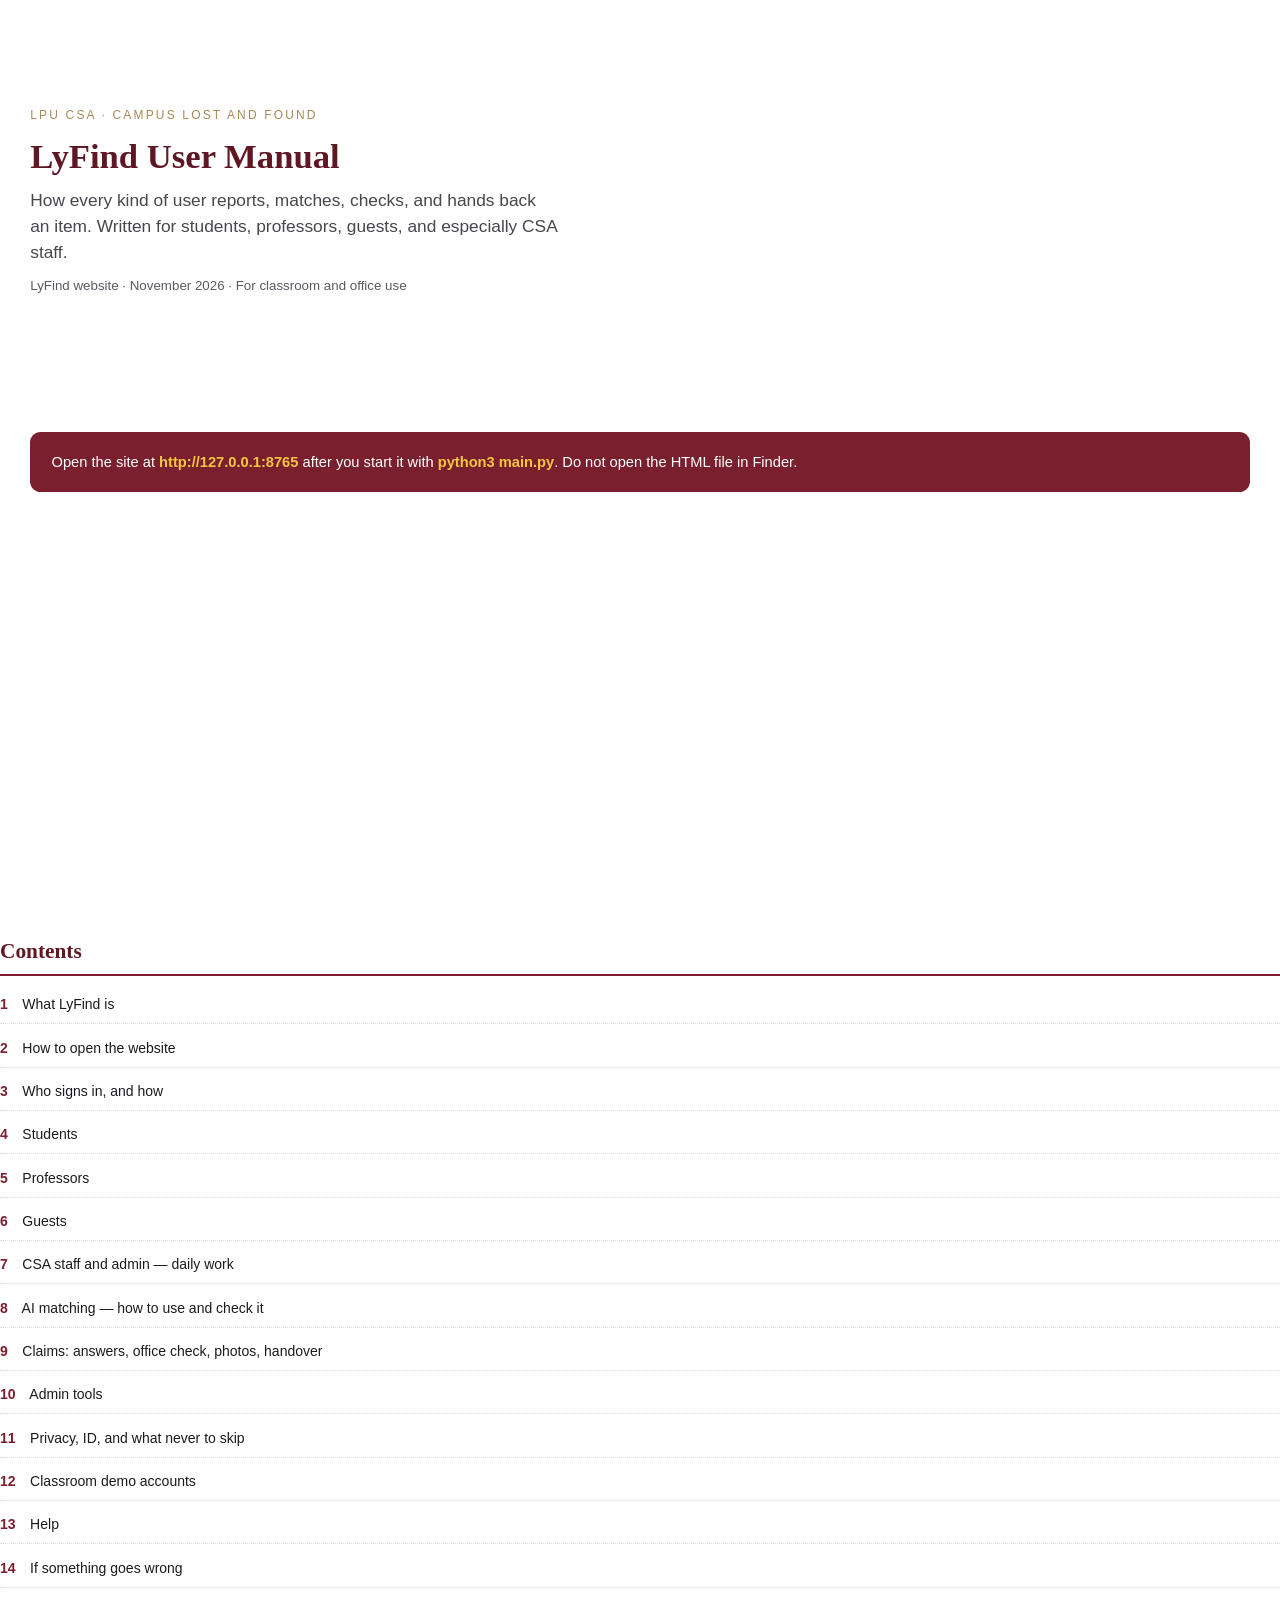
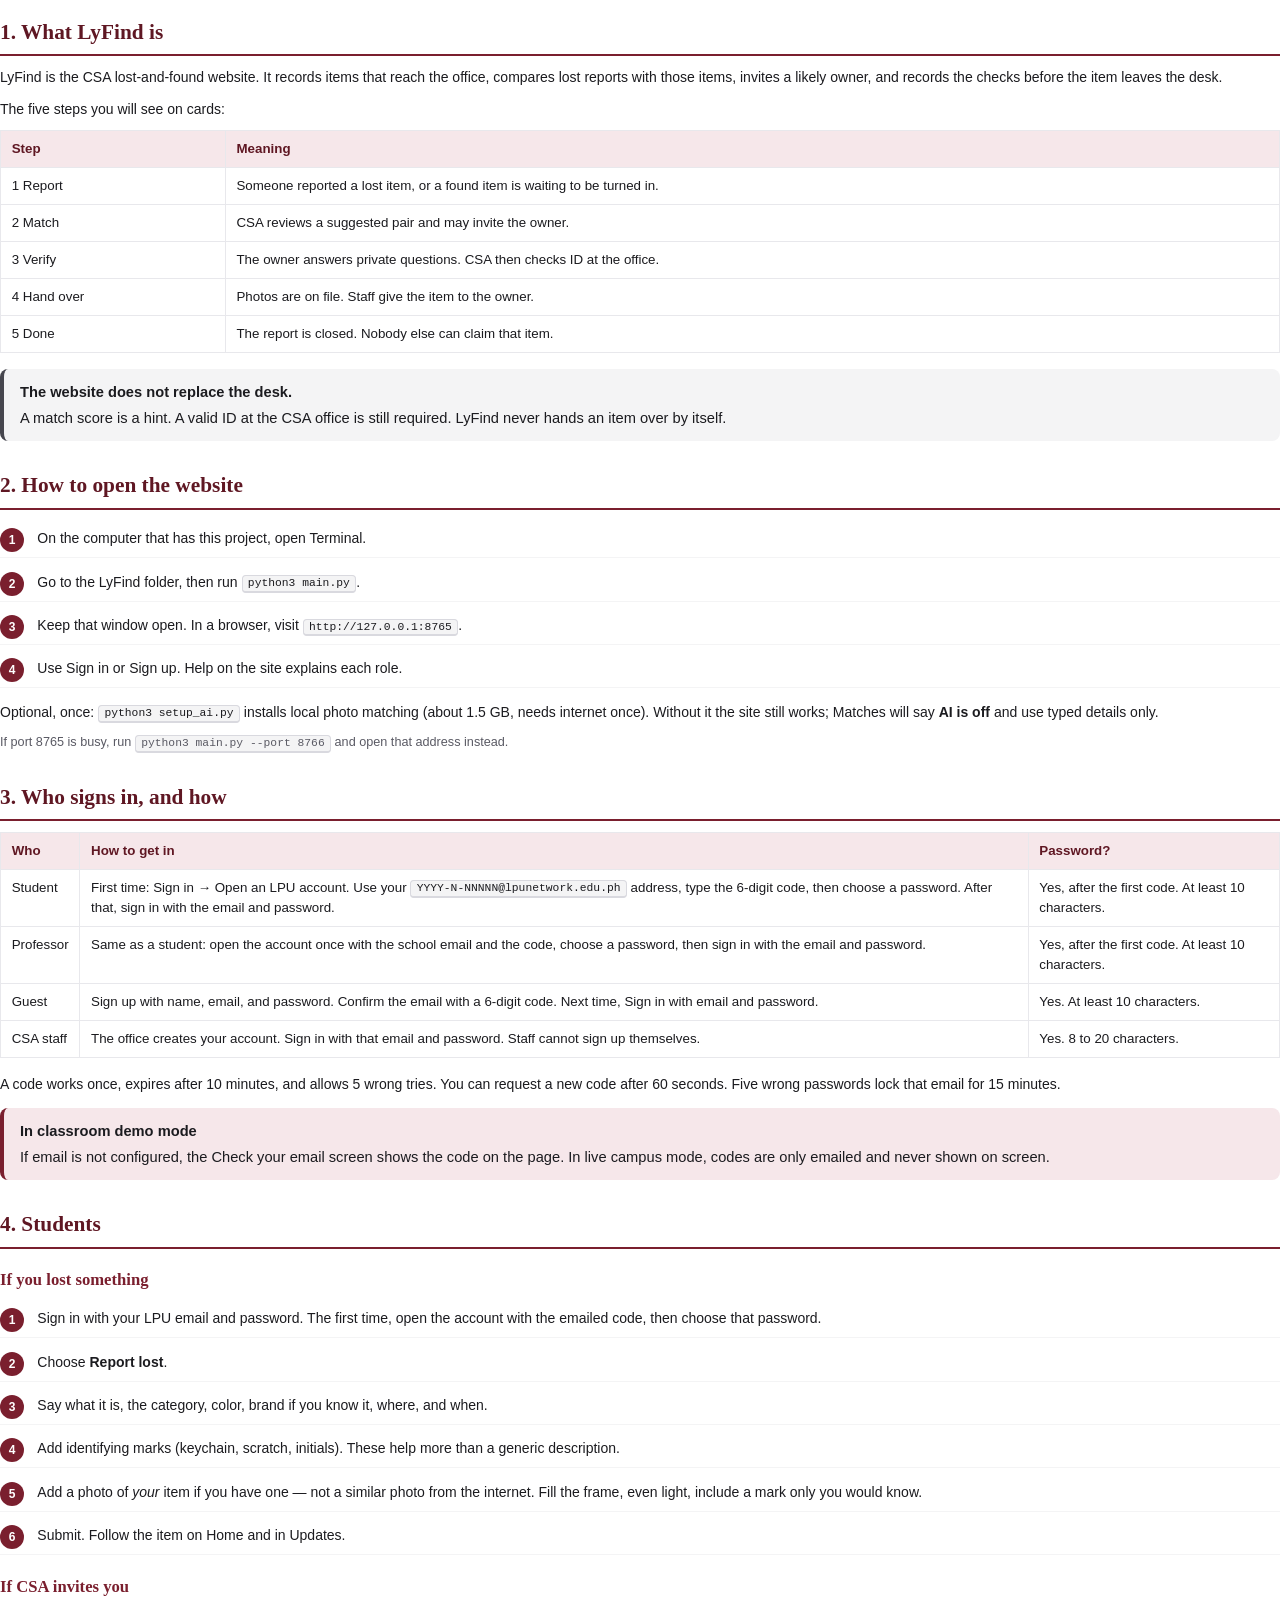
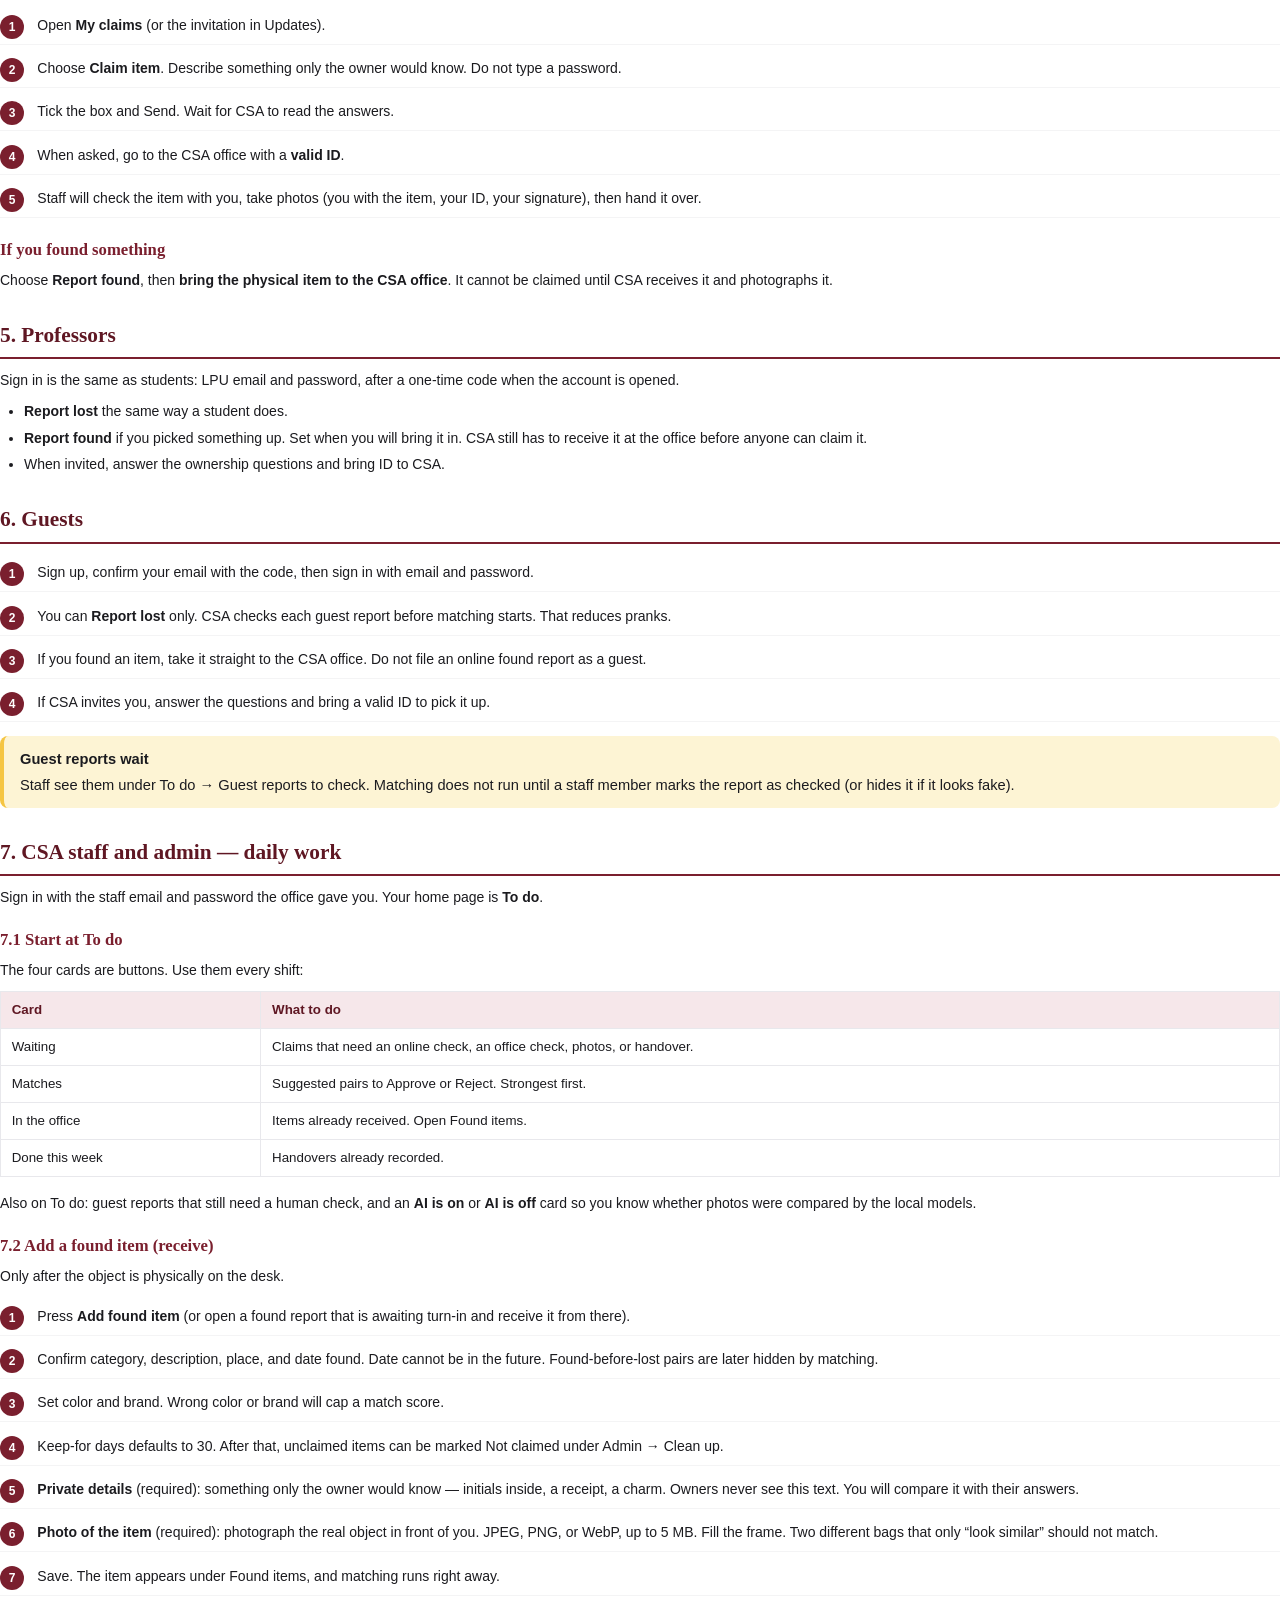
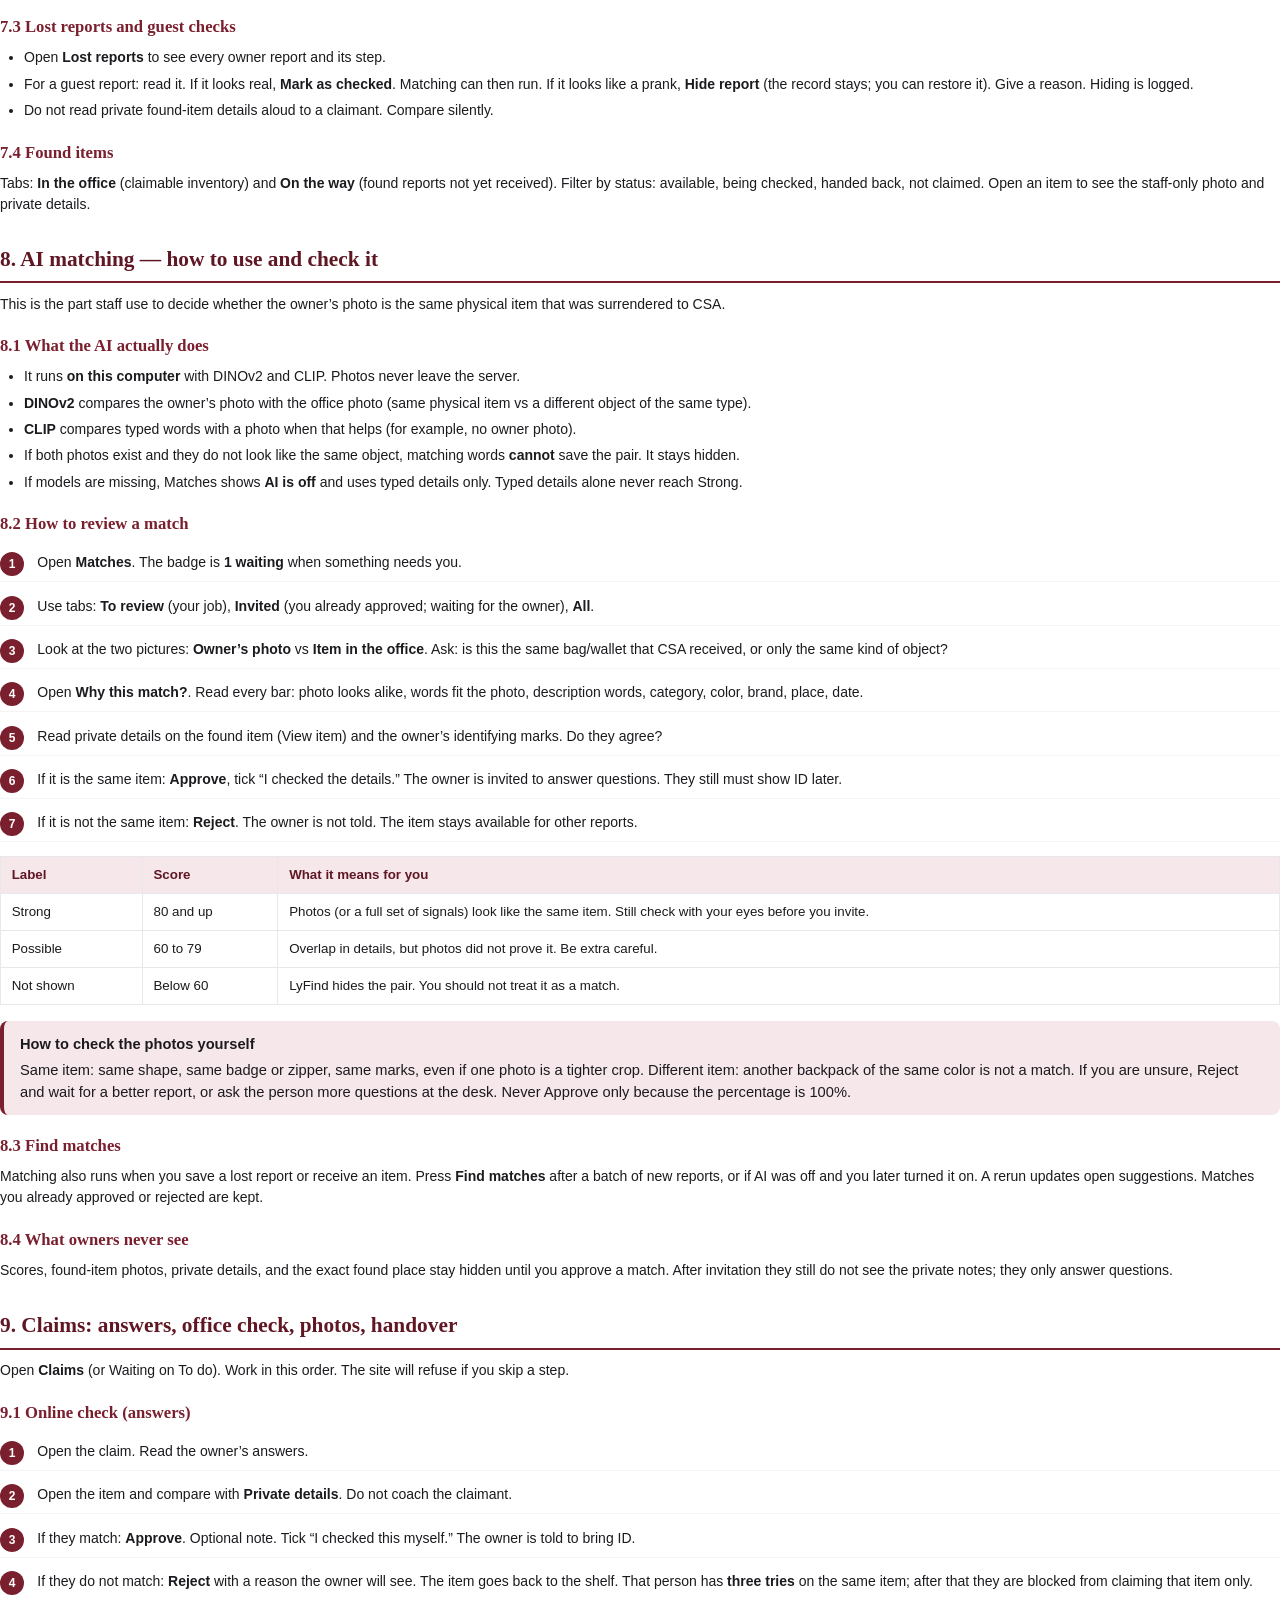
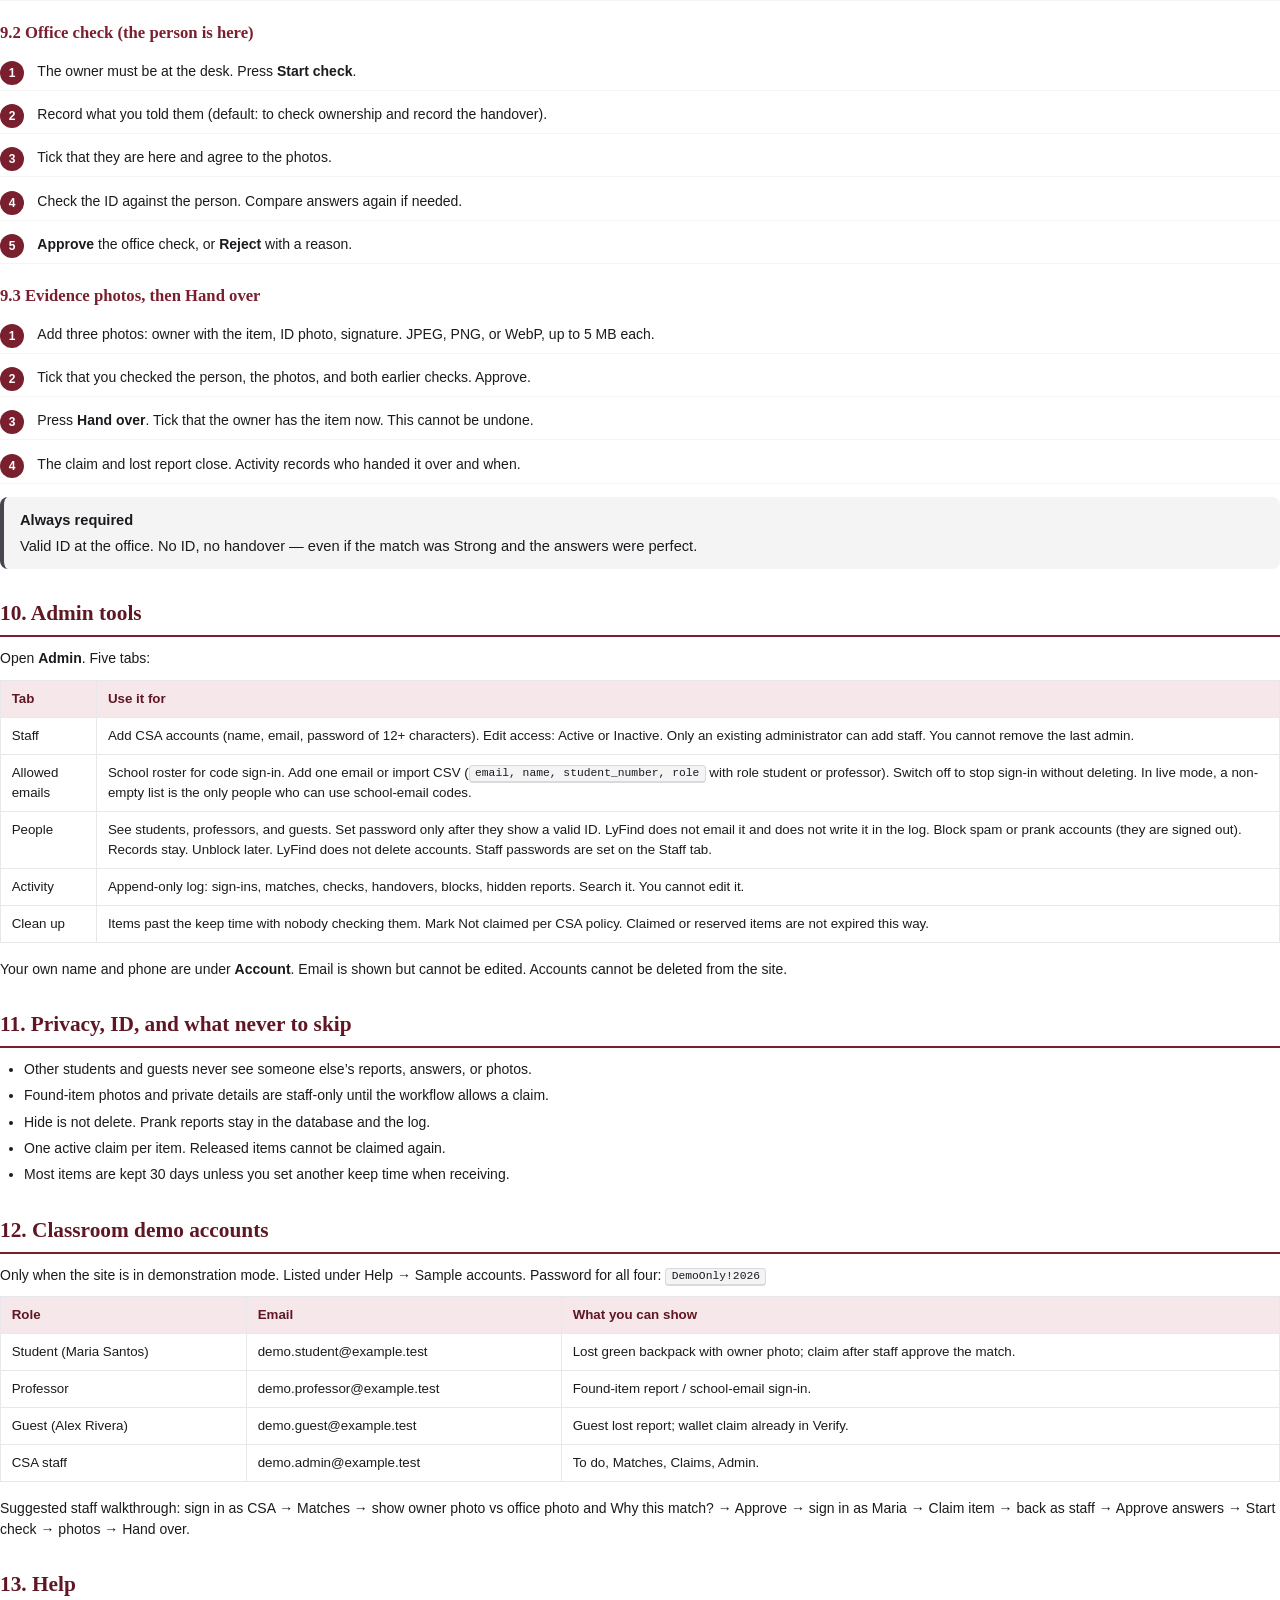
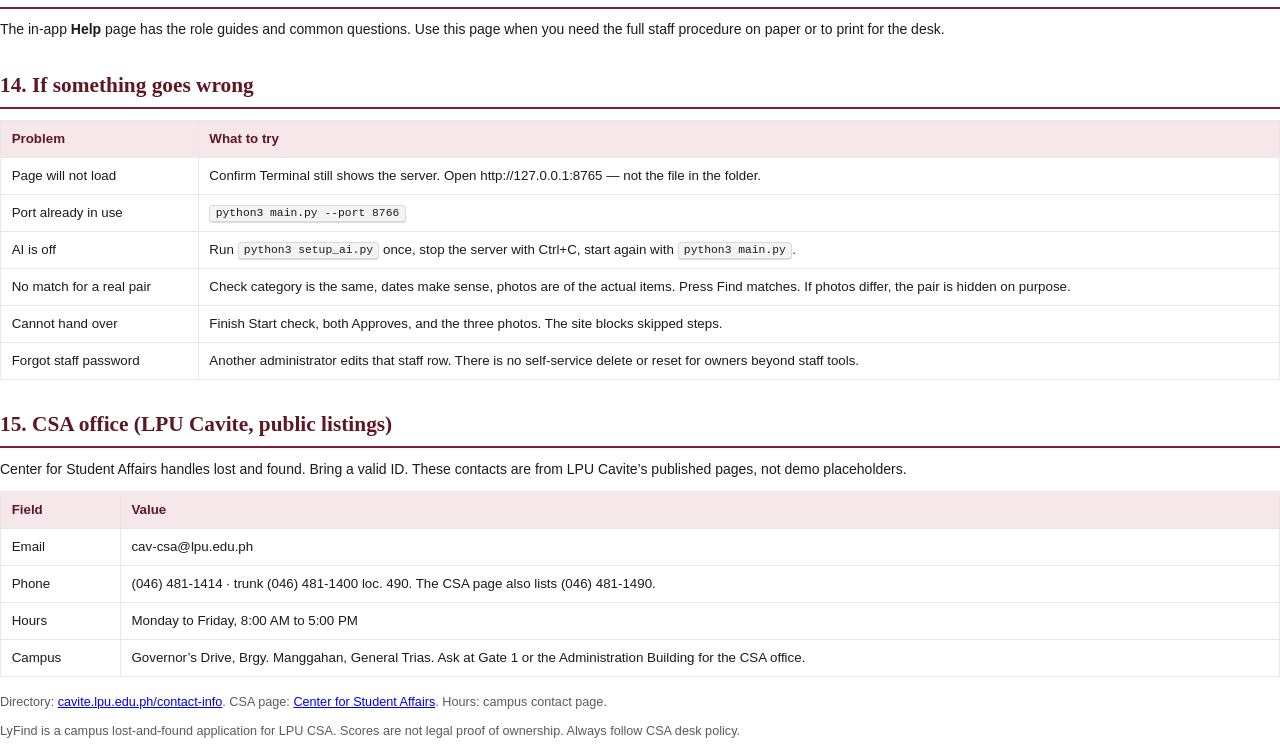
<file: docs/user-manual.html>
<!DOCTYPE html>
<html lang="en">
<head>
<meta charset="utf-8">
<title>LyFind User Manual</title>
<style>
  @page { size: A4; margin: 16mm 16mm 18mm; }
  * { box-sizing: border-box; }
  body {
    margin: 0;
    color: #1b1b1f;
    font: 11pt/1.5 "SF Pro Text", Inter, "Segoe UI", Helvetica, Arial, sans-serif;
  }
  h1, h2, h3 { font-family: Georgia, "Times New Roman", serif; color: #5f1723; page-break-after: avoid; }
  h1 { font-size: 26pt; margin: 0 0 8pt; line-height: 1.15; }
  h2 { font-size: 16pt; margin: 22pt 0 8pt; padding-bottom: 4pt; border-bottom: 2px solid #7a1f2e; }
  h3 { font-size: 12.5pt; margin: 14pt 0 6pt; color: #7a1f2e; }
  p, li { font-size: 10.5pt; }
  p { margin: 0 0 8pt; }
  ol, ul { margin: 0 0 10pt; padding-left: 18pt; }
  li { margin: 0 0 4pt; }
  .cover {
    min-height: 240mm;
    padding: 28mm 8mm 0;
    page-break-after: always;
  }
  .kicker { letter-spacing: .18em; font-size: 9pt; color: #a78a58; text-transform: uppercase; margin: 0 0 10pt; }
  .cover p.lead { font-size: 13pt; color: #46464e; max-width: 140mm; }
  .meta { color: #5a5a64; font-size: 10pt; }
  .band {
    margin-top: 36mm;
    background: #7a1f2e;
    color: #fff;
    padding: 14pt 16pt;
    border-radius: 8pt;
  }
  .band strong { color: #f5c542; }
  .toc { page-break-after: always; }
  .toc ol { list-style: none; padding: 0; }
  .toc li { display: flex; justify-content: space-between; border-bottom: 1px dotted #d9d9df; padding: 6pt 0; }
  .toc .num { color: #7a1f2e; font-weight: 700; margin-right: 8pt; }
  table { width: 100%; border-collapse: collapse; margin: 0 0 12pt; font-size: 10pt; page-break-inside: avoid; }
  th, td { border: 1px solid #e8e8ec; padding: 6pt 8pt; text-align: left; vertical-align: top; }
  th { background: #f6e7ea; color: #5f1723; }
  .note, .warn, .tip {
    page-break-inside: avoid;
    padding: 9pt 12pt;
    margin: 10pt 0 12pt;
    border-radius: 6pt;
  }
  .note { background: #f6e7ea; border-left: 4px solid #7a1f2e; }
  .tip { background: #fdf4d4; border-left: 4px solid #f5c542; }
  .warn { background: #f4f4f5; border-left: 4px solid #46464e; }
  .note strong, .tip strong, .warn strong { display: block; margin-bottom: 3pt; }
  .steps { counter-reset: step; list-style: none; padding: 0; }
  .steps li {
    counter-increment: step;
    position: relative;
    padding: 6pt 0 6pt 28pt;
    border-bottom: 1px solid #f4f4f5;
  }
  .steps li::before {
    content: counter(step);
    position: absolute; left: 0; top: 6pt;
    width: 18pt; height: 18pt; border-radius: 50%;
    background: #7a1f2e; color: #fff; font-size: 9pt; font-weight: 700;
    display: flex; align-items: center; justify-content: center;
    text-align: center; line-height: 18pt;
  }
  kbd {
    font: 8.5pt/1.2 ui-monospace, Menlo, monospace;
    background: #f4f4f5; border: 1px solid #d9d9df; border-bottom-width: 2px;
    border-radius: 3pt; padding: 1pt 4pt;
  }
  footer.page { display: none; }
  .small { font-size: 9.5pt; color: #5a5a64; }
  .keep { page-break-inside: avoid; }
</style>
</head>
<body>

<section class="cover">
  <p class="kicker">LPU CSA · Campus Lost and Found</p>
  <h1>LyFind User Manual</h1>
  <p class="lead">How every kind of user reports, matches, checks, and hands back an item. Written for students, professors, guests, and especially CSA staff.</p>
  <p class="meta">LyFind website · November 2026 · For classroom and office use</p>
  <div class="band">
    Open the site at <strong>http://127.0.0.1:8765</strong> after you start it with <strong>python3 main.py</strong>. Do not open the HTML file in Finder.
  </div>
</section>

<section class="toc">
  <h2>Contents</h2>
  <ol>
    <li><span><span class="num">1</span> What LyFind is</span></li>
    <li><span><span class="num">2</span> How to open the website</span></li>
    <li><span><span class="num">3</span> Who signs in, and how</span></li>
    <li><span><span class="num">4</span> Students</span></li>
    <li><span><span class="num">5</span> Professors</span></li>
    <li><span><span class="num">6</span> Guests</span></li>
    <li><span><span class="num">7</span> CSA staff and admin — daily work</span></li>
    <li><span><span class="num">8</span> AI matching — how to use and check it</span></li>
    <li><span><span class="num">9</span> Claims: answers, office check, photos, handover</span></li>
    <li><span><span class="num">10</span> Admin tools</span></li>
    <li><span><span class="num">11</span> Privacy, ID, and what never to skip</span></li>
    <li><span><span class="num">12</span> Classroom demo accounts</span></li>
    <li><span><span class="num">13</span> Help</span></li>
    <li><span><span class="num">14</span> If something goes wrong</span></li>
  </ol>
</section>

<h2>1. What LyFind is</h2>
<p>LyFind is the CSA lost-and-found website. It records items that reach the office, compares lost reports with those items, invites a likely owner, and records the checks before the item leaves the desk.</p>
<p>The five steps you will see on cards:</p>
<table>
  <tr><th>Step</th><th>Meaning</th></tr>
  <tr><td>1 Report</td><td>Someone reported a lost item, or a found item is waiting to be turned in.</td></tr>
  <tr><td>2 Match</td><td>CSA reviews a suggested pair and may invite the owner.</td></tr>
  <tr><td>3 Verify</td><td>The owner answers private questions. CSA then checks ID at the office.</td></tr>
  <tr><td>4 Hand over</td><td>Photos are on file. Staff give the item to the owner.</td></tr>
  <tr><td>5 Done</td><td>The report is closed. Nobody else can claim that item.</td></tr>
</table>
<div class="warn">
  <strong>The website does not replace the desk.</strong>
  A match score is a hint. A valid ID at the CSA office is still required. LyFind never hands an item over by itself.
</div>

<h2>2. How to open the website</h2>
<ol class="steps">
  <li>On the computer that has this project, open Terminal.</li>
  <li>Go to the LyFind folder, then run <kbd>python3 main.py</kbd>.</li>
  <li>Keep that window open. In a browser, visit <kbd>http://127.0.0.1:8765</kbd>.</li>
  <li>Use Sign in or Sign up. Help on the site explains each role.</li>
</ol>
<p>Optional, once: <kbd>python3 setup_ai.py</kbd> installs local photo matching (about 1.5 GB, needs internet once). Without it the site still works; Matches will say <b>AI is off</b> and use typed details only.</p>
<p class="small">If port 8765 is busy, run <kbd>python3 main.py --port 8766</kbd> and open that address instead.</p>

<h2>3. Who signs in, and how</h2>
<table>
  <tr><th>Who</th><th>How to get in</th><th>Password?</th></tr>
  <tr><td>Student</td><td>First time: Sign in → Open an LPU account. Use your <kbd>YYYY-N-NNNNN@lpunetwork.edu.ph</kbd> address, type the 6-digit code, then choose a password. After that, sign in with the email and password.</td><td>Yes, after the first code. At least 10 characters.</td></tr>
  <tr><td>Professor</td><td>Same as a student: open the account once with the school email and the code, choose a password, then sign in with the email and password.</td><td>Yes, after the first code. At least 10 characters.</td></tr>
  <tr><td>Guest</td><td>Sign up with name, email, and password. Confirm the email with a 6-digit code. Next time, Sign in with email and password.</td><td>Yes. At least 10 characters.</td></tr>
  <tr><td>CSA staff</td><td>The office creates your account. Sign in with that email and password. Staff cannot sign up themselves.</td><td>Yes. 8 to 20 characters.</td></tr>
</table>
<p>A code works once, expires after 10 minutes, and allows 5 wrong tries. You can request a new code after 60 seconds. Five wrong passwords lock that email for 15 minutes.</p>
<div class="note">
  <strong>In classroom demo mode</strong>
  If email is not configured, the Check your email screen shows the code on the page. In live campus mode, codes are only emailed and never shown on screen.
</div>

<h2>4. Students</h2>
<h3>If you lost something</h3>
<ol class="steps">
  <li>Sign in with your LPU email and password. The first time, open the account with the emailed code, then choose that password.</li>
  <li>Choose <b>Report lost</b>.</li>
  <li>Say what it is, the category, color, brand if you know it, where, and when.</li>
  <li>Add identifying marks (keychain, scratch, initials). These help more than a generic description.</li>
  <li>Add a photo of <i>your</i> item if you have one — not a similar photo from the internet. Fill the frame, even light, include a mark only you would know.</li>
  <li>Submit. Follow the item on Home and in Updates.</li>
</ol>
<h3>If CSA invites you</h3>
<ol class="steps">
  <li>Open <b>My claims</b> (or the invitation in Updates).</li>
  <li>Choose <b>Claim item</b>. Describe something only the owner would know. Do not type a password.</li>
  <li>Tick the box and Send. Wait for CSA to read the answers.</li>
  <li>When asked, go to the CSA office with a <b>valid ID</b>.</li>
  <li>Staff will check the item with you, take photos (you with the item, your ID, your signature), then hand it over.</li>
</ol>
<h3>If you found something</h3>
<p>Choose <b>Report found</b>, then <b>bring the physical item to the CSA office</b>. It cannot be claimed until CSA receives it and photographs it.</p>

<h2>5. Professors</h2>
<p>Sign in is the same as students: LPU email and password, after a one-time code when the account is opened.</p>
<ul>
  <li><b>Report lost</b> the same way a student does.</li>
  <li><b>Report found</b> if you picked something up. Set when you will bring it in. CSA still has to receive it at the office before anyone can claim it.</li>
  <li>When invited, answer the ownership questions and bring ID to CSA.</li>
</ul>

<h2>6. Guests</h2>
<ol class="steps">
  <li>Sign up, confirm your email with the code, then sign in with email and password.</li>
  <li>You can <b>Report lost</b> only. CSA checks each guest report before matching starts. That reduces pranks.</li>
  <li>If you found an item, take it straight to the CSA office. Do not file an online found report as a guest.</li>
  <li>If CSA invites you, answer the questions and bring a valid ID to pick it up.</li>
</ol>
<div class="tip">
  <strong>Guest reports wait</strong>
  Staff see them under To do → Guest reports to check. Matching does not run until a staff member marks the report as checked (or hides it if it looks fake).
</div>

<h2>7. CSA staff and admin — daily work</h2>
<p>Sign in with the staff email and password the office gave you. Your home page is <b>To do</b>.</p>

<h3>7.1 Start at To do</h3>
<p>The four cards are buttons. Use them every shift:</p>
<table>
  <tr><th>Card</th><th>What to do</th></tr>
  <tr><td>Waiting</td><td>Claims that need an online check, an office check, photos, or handover.</td></tr>
  <tr><td>Matches</td><td>Suggested pairs to Approve or Reject. Strongest first.</td></tr>
  <tr><td>In the office</td><td>Items already received. Open Found items.</td></tr>
  <tr><td>Done this week</td><td>Handovers already recorded.</td></tr>
</table>
<p>Also on To do: guest reports that still need a human check, and an <b>AI is on</b> or <b>AI is off</b> card so you know whether photos were compared by the local models.</p>

<h3>7.2 Add a found item (receive)</h3>
<p>Only after the object is physically on the desk.</p>
<ol class="steps">
  <li>Press <b>Add found item</b> (or open a found report that is awaiting turn-in and receive it from there).</li>
  <li>Confirm category, description, place, and date found. Date cannot be in the future. Found-before-lost pairs are later hidden by matching.</li>
  <li>Set color and brand. Wrong color or brand will cap a match score.</li>
  <li>Keep-for days defaults to 30. After that, unclaimed items can be marked Not claimed under Admin → Clean up.</li>
  <li><b>Private details</b> (required): something only the owner would know — initials inside, a receipt, a charm. Owners never see this text. You will compare it with their answers.</li>
  <li><b>Photo of the item</b> (required): photograph the real object in front of you. JPEG, PNG, or WebP, up to 5 MB. Fill the frame. Two different bags that only “look similar” should not match.</li>
  <li>Save. The item appears under Found items, and matching runs right away.</li>
</ol>

<h3>7.3 Lost reports and guest checks</h3>
<ul>
  <li>Open <b>Lost reports</b> to see every owner report and its step.</li>
  <li>For a guest report: read it. If it looks real, <b>Mark as checked</b>. Matching can then run. If it looks like a prank, <b>Hide report</b> (the record stays; you can restore it). Give a reason. Hiding is logged.</li>
  <li>Do not read private found-item details aloud to a claimant. Compare silently.</li>
</ul>

<h3>7.4 Found items</h3>
<p>Tabs: <b>In the office</b> (claimable inventory) and <b>On the way</b> (found reports not yet received). Filter by status: available, being checked, handed back, not claimed. Open an item to see the staff-only photo and private details.</p>

<h2>8. AI matching — how to use and check it</h2>
<p>This is the part staff use to decide whether the owner’s photo is the same physical item that was surrendered to CSA.</p>

<h3>8.1 What the AI actually does</h3>
<ul>
  <li>It runs <b>on this computer</b> with DINOv2 and CLIP. Photos never leave the server.</li>
  <li><b>DINOv2</b> compares the owner’s photo with the office photo (same physical item vs a different object of the same type).</li>
  <li><b>CLIP</b> compares typed words with a photo when that helps (for example, no owner photo).</li>
  <li>If both photos exist and they do not look like the same object, matching words <b>cannot</b> save the pair. It stays hidden.</li>
  <li>If models are missing, Matches shows <b>AI is off</b> and uses typed details only. Typed details alone never reach Strong.</li>
</ul>

<h3>8.2 How to review a match</h3>
<ol class="steps">
  <li>Open <b>Matches</b>. The badge is <b>1 waiting</b> when something needs you.</li>
  <li>Use tabs: <b>To review</b> (your job), <b>Invited</b> (you already approved; waiting for the owner), <b>All</b>.</li>
  <li>Look at the two pictures: <b>Owner’s photo</b> vs <b>Item in the office</b>. Ask: is this the same bag/wallet that CSA received, or only the same kind of object?</li>
  <li>Open <b>Why this match?</b>. Read every bar:
    photo looks alike, words fit the photo, description words, category, color, brand, place, date.</li>
  <li>Read private details on the found item (View item) and the owner’s identifying marks. Do they agree?</li>
  <li>If it is the same item: <b>Approve</b>, tick “I checked the details.” The owner is invited to answer questions. They still must show ID later.</li>
  <li>If it is not the same item: <b>Reject</b>. The owner is not told. The item stays available for other reports.</li>
</ol>

<table>
  <tr><th>Label</th><th>Score</th><th>What it means for you</th></tr>
  <tr><td>Strong</td><td>80 and up</td><td>Photos (or a full set of signals) look like the same item. Still check with your eyes before you invite.</td></tr>
  <tr><td>Possible</td><td>60 to 79</td><td>Overlap in details, but photos did not prove it. Be extra careful.</td></tr>
  <tr><td>Not shown</td><td>Below 60</td><td>LyFind hides the pair. You should not treat it as a match.</td></tr>
</table>
<div class="note">
  <strong>How to check the photos yourself</strong>
  Same item: same shape, same badge or zipper, same marks, even if one photo is a tighter crop. Different item: another backpack of the same color is not a match. If you are unsure, Reject and wait for a better report, or ask the person more questions at the desk. Never Approve only because the percentage is 100%.
</div>

<h3>8.3 Find matches</h3>
<p>Matching also runs when you save a lost report or receive an item. Press <b>Find matches</b> after a batch of new reports, or if AI was off and you later turned it on. A rerun updates open suggestions. Matches you already approved or rejected are kept.</p>

<h3>8.4 What owners never see</h3>
<p>Scores, found-item photos, private details, and the exact found place stay hidden until you approve a match. After invitation they still do not see the private notes; they only answer questions.</p>

<h2>9. Claims: answers, office check, photos, handover</h2>
<p>Open <b>Claims</b> (or Waiting on To do). Work in this order. The site will refuse if you skip a step.</p>

<h3>9.1 Online check (answers)</h3>
<ol class="steps">
  <li>Open the claim. Read the owner’s answers.</li>
  <li>Open the item and compare with <b>Private details</b>. Do not coach the claimant.</li>
  <li>If they match: <b>Approve</b>. Optional note. Tick “I checked this myself.” The owner is told to bring ID.</li>
  <li>If they do not match: <b>Reject</b> with a reason the owner will see. The item goes back to the shelf. That person has <b>three tries</b> on the same item; after that they are blocked from claiming that item only.</li>
</ol>

<h3>9.2 Office check (the person is here)</h3>
<ol class="steps">
  <li>The owner must be at the desk. Press <b>Start check</b>.</li>
  <li>Record what you told them (default: to check ownership and record the handover).</li>
  <li>Tick that they are here and agree to the photos.</li>
  <li>Check the ID against the person. Compare answers again if needed.</li>
  <li><b>Approve</b> the office check, or <b>Reject</b> with a reason.</li>
</ol>

<h3>9.3 Evidence photos, then Hand over</h3>
<ol class="steps">
  <li>Add three photos: owner with the item, ID photo, signature. JPEG, PNG, or WebP, up to 5 MB each.</li>
  <li>Tick that you checked the person, the photos, and both earlier checks. Approve.</li>
  <li>Press <b>Hand over</b>. Tick that the owner has the item now. This cannot be undone.</li>
  <li>The claim and lost report close. Activity records who handed it over and when.</li>
</ol>
<div class="warn">
  <strong>Always required</strong>
  Valid ID at the office. No ID, no handover — even if the match was Strong and the answers were perfect.
</div>

<h2>10. Admin tools</h2>
<p>Open <b>Admin</b>. Five tabs:</p>
<table>
  <tr><th>Tab</th><th>Use it for</th></tr>
  <tr><td>Staff</td><td>Add CSA accounts (name, email, password of 12+ characters). Edit access: Active or Inactive. Only an existing administrator can add staff. You cannot remove the last admin.</td></tr>
  <tr><td>Allowed emails</td><td>School roster for code sign-in. Add one email or import CSV (<kbd>email, name, student_number, role</kbd> with role student or professor). Switch off to stop sign-in without deleting. In live mode, a non-empty list is the only people who can use school-email codes.</td></tr>
  <tr><td>People</td><td>See students, professors, and guests. Set password only after they show a valid ID. LyFind does not email it and does not write it in the log. Block spam or prank accounts (they are signed out). Records stay. Unblock later. LyFind does not delete accounts. Staff passwords are set on the Staff tab.</td></tr>
  <tr><td>Activity</td><td>Append-only log: sign-ins, matches, checks, handovers, blocks, hidden reports. Search it. You cannot edit it.</td></tr>
  <tr><td>Clean up</td><td>Items past the keep time with nobody checking them. Mark Not claimed per CSA policy. Claimed or reserved items are not expired this way.</td></tr>
</table>
<p>Your own name and phone are under <b>Account</b>. Email is shown but cannot be edited. Accounts cannot be deleted from the site.</p>

<h2>11. Privacy, ID, and what never to skip</h2>
<ul>
  <li>Other students and guests never see someone else’s reports, answers, or photos.</li>
  <li>Found-item photos and private details are staff-only until the workflow allows a claim.</li>
  <li>Hide is not delete. Prank reports stay in the database and the log.</li>
  <li>One active claim per item. Released items cannot be claimed again.</li>
  <li>Most items are kept 30 days unless you set another keep time when receiving.</li>
</ul>

<h2>12. Classroom demo accounts</h2>
<p>Only when the site is in demonstration mode. Listed under Help → Sample accounts. Password for all four: <kbd>DemoOnly!2026</kbd></p>
<table>
  <tr><th>Role</th><th>Email</th><th>What you can show</th></tr>
  <tr><td>Student (Maria Santos)</td><td>demo.student@example.test</td><td>Lost green backpack with owner photo; claim after staff approve the match.</td></tr>
  <tr><td>Professor</td><td>demo.professor@example.test</td><td>Found-item report / school-email sign-in.</td></tr>
  <tr><td>Guest (Alex Rivera)</td><td>demo.guest@example.test</td><td>Guest lost report; wallet claim already in Verify.</td></tr>
  <tr><td>CSA staff</td><td>demo.admin@example.test</td><td>To do, Matches, Claims, Admin.</td></tr>
</table>
<p>Suggested staff walkthrough: sign in as CSA → Matches → show owner photo vs office photo and Why this match? → Approve → sign in as Maria → Claim item → back as staff → Approve answers → Start check → photos → Hand over.</p>

<h2>13. Help</h2>
<p>The in-app <b>Help</b> page has the role guides and common questions. Use this page when you need the full staff procedure on paper or to print for the desk.</p>

<h2>14. If something goes wrong</h2>
<table>
  <tr><th>Problem</th><th>What to try</th></tr>
  <tr><td>Page will not load</td><td>Confirm Terminal still shows the server. Open http://127.0.0.1:8765 — not the file in the folder.</td></tr>
  <tr><td>Port already in use</td><td><kbd>python3 main.py --port 8766</kbd></td></tr>
  <tr><td>AI is off</td><td>Run <kbd>python3 setup_ai.py</kbd> once, stop the server with Ctrl+C, start again with <kbd>python3 main.py</kbd>.</td></tr>
  <tr><td>No match for a real pair</td><td>Check category is the same, dates make sense, photos are of the actual items. Press Find matches. If photos differ, the pair is hidden on purpose.</td></tr>
  <tr><td>Cannot hand over</td><td>Finish Start check, both Approves, and the three photos. The site blocks skipped steps.</td></tr>
  <tr><td>Forgot staff password</td><td>Another administrator edits that staff row. There is no self-service delete or reset for owners beyond staff tools.</td></tr>
</table>
<h2>15. CSA office (LPU Cavite, public listings)</h2>
<p>Center for Student Affairs handles lost and found. Bring a valid ID. These contacts are from LPU Cavite’s published pages, not demo placeholders.</p>
<table>
  <tr><th>Field</th><th>Value</th></tr>
  <tr><td>Email</td><td>cav-csa@lpu.edu.ph</td></tr>
  <tr><td>Phone</td><td>(046) 481-1414 · trunk (046) 481-1400 loc. 490. The CSA page also lists (046) 481-1490.</td></tr>
  <tr><td>Hours</td><td>Monday to Friday, 8:00 AM to 5:00 PM</td></tr>
  <tr><td>Campus</td><td>Governor’s Drive, Brgy. Manggahan, General Trias. Ask at Gate 1 or the Administration Building for the CSA office.</td></tr>
</table>
<p class="small">Directory: <a href="https://cavite.lpu.edu.ph/contact-info/">cavite.lpu.edu.ph/contact-info</a>. CSA page: <a href="https://cavite.lpu.edu.ph/campus-life/center-for-student-and-alumni-relations/">Center for Student Affairs</a>. Hours: campus contact page.</p>
<p class="small">LyFind is a campus lost-and-found application for LPU CSA. Scores are not legal proof of ownership. Always follow CSA desk policy.</p>

</body>
</html>
</file>
